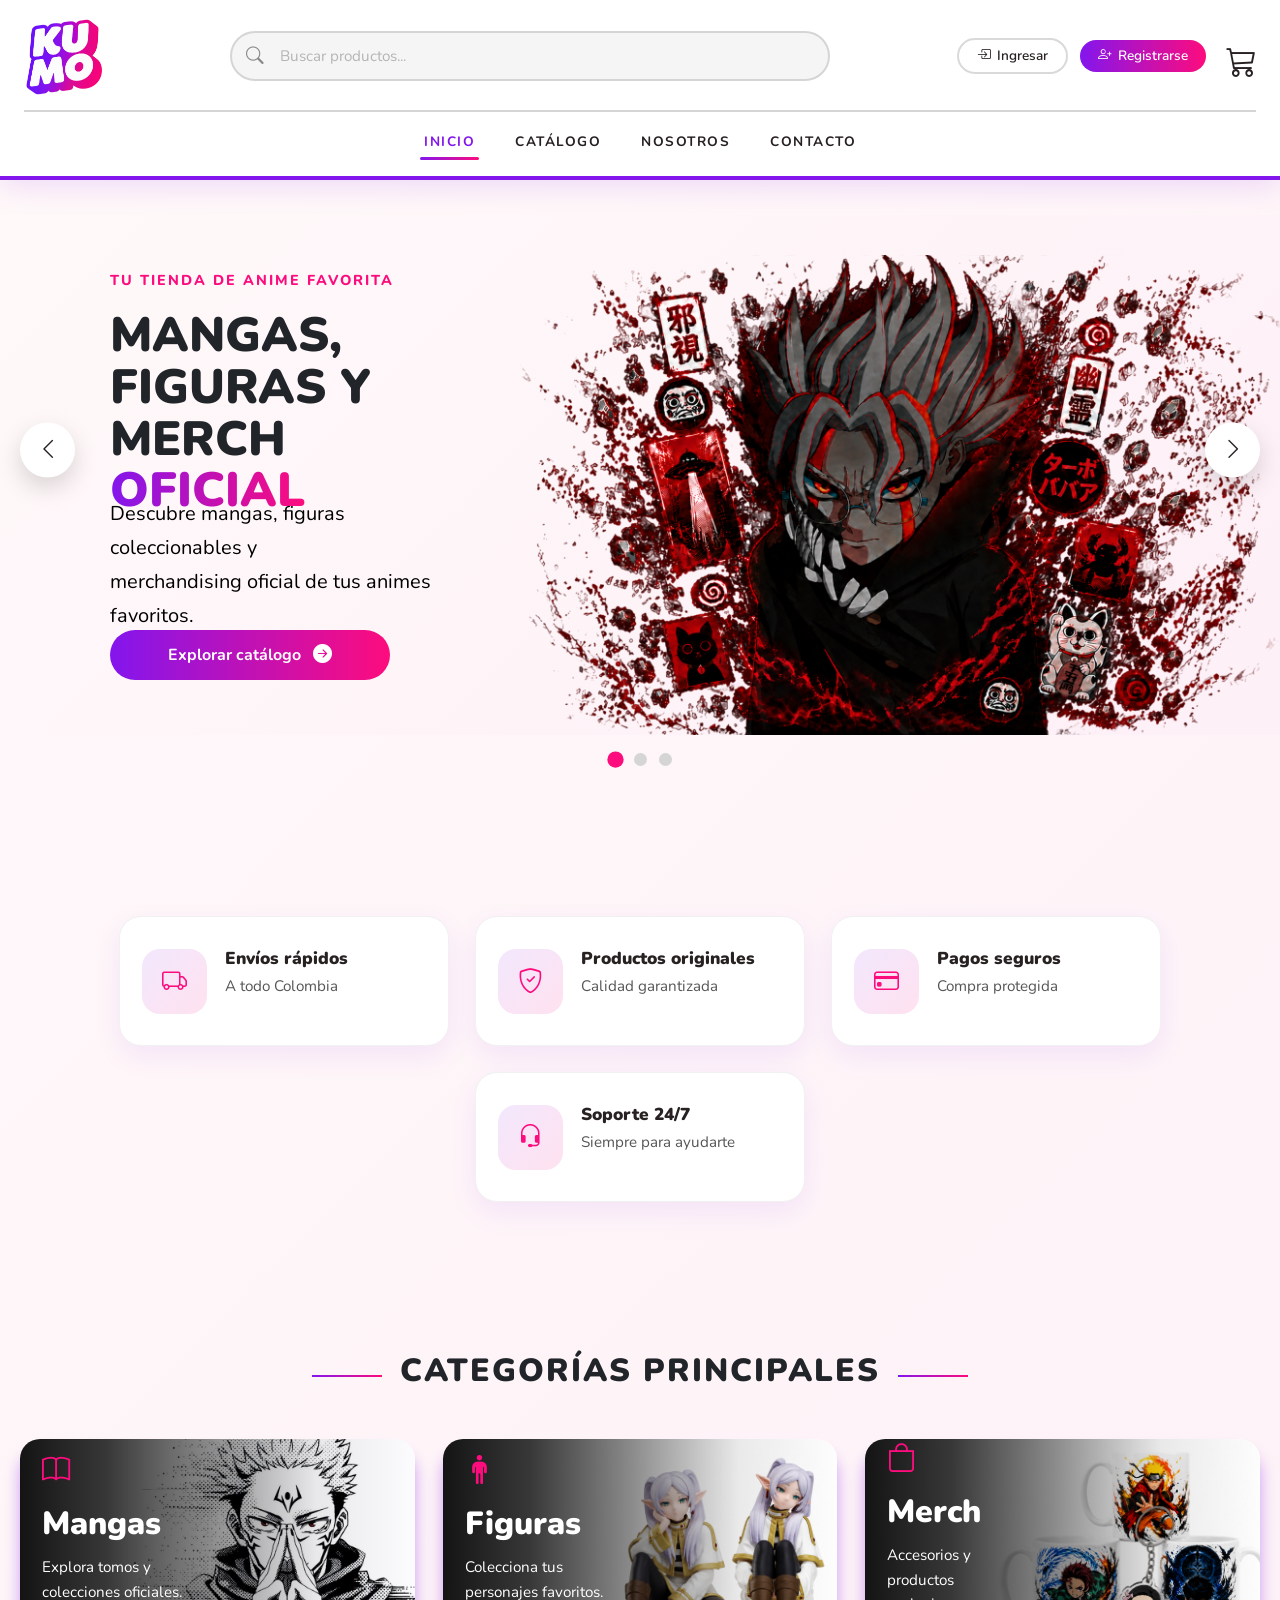
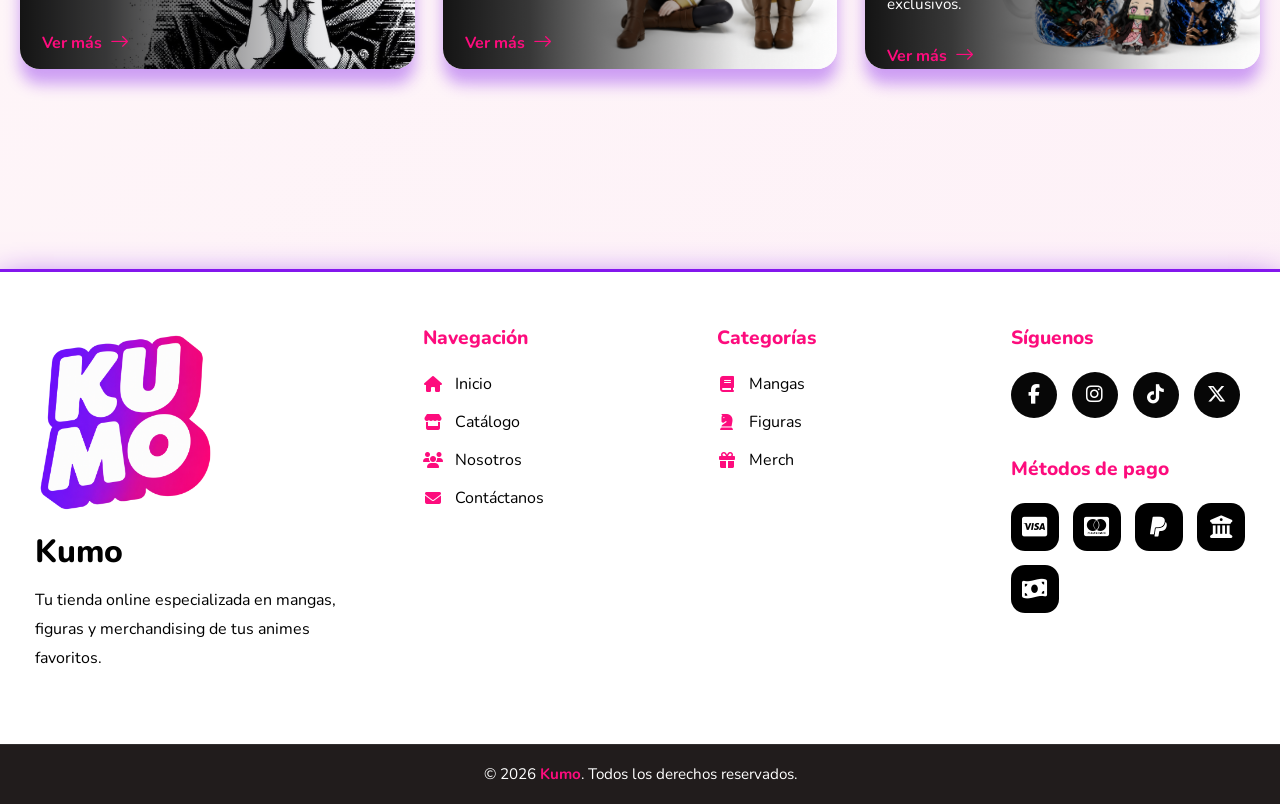
<file: inicio/index.html>
<!DOCTYPE html>
<html lang="es">

<head>
  <meta charset="UTF-8" />
  <meta name="viewport" content="width=device-width, initial-scale=1.0" />
  <title>Kumo</title>
  <link rel="stylesheet" href="../estilos-css/index.css">
  <link rel="stylesheet" href="../estilos-css/carrito.css">
  <link href="https://fonts.googleapis.com/css2?family=Nunito:wght@400;700;800&display=swap" rel="stylesheet">
  <link rel="stylesheet" href="https://cdnjs.cloudflare.com/ajax/libs/font-awesome/6.5.0/css/all.min.css">
  <link rel="icon" href="../assets/img/logo.png">
</head>

<body>

  <script src="../js/navbar.js"></script>
  <section class="bannerKumo">

    <!-- Carrusel -->
    <div class="contenedorCarruselKumo">
      <div class="carruselKumo">
        <!-- Slide 1 -->
        <article class="slideBannerKumo activo">
          <div class="contenidoSlideKumo">
            <div class="contenidoBannerKumo">
              <span class="textoSuperiorBanner">
                TU TIENDA DE ANIME FAVORITA
              </span>
              <h1 class="tituloBannerKumo">
                MANGAS, FIGURAS Y MERCH
                <span>OFICIAL</span>
              </h1>
              <p class="descripcionBannerKumo">
                Descubre mangas, figuras coleccionables y
                <br>
                merchandising oficial de tus animes favoritos.
              </p>
              <a href="../catalogo/catalogo.html" class="botonExplorarBanner">
                Explorar catálogo
                <i class="bi bi-arrow-right-circle-fill"></i>
              </a>
            </div>
            <div class="imagenBannerKumo">
              <img src="../assets/img/carrusel1.png" alt="Banner Anime">
            </div>
          </div>
        </article>

        <!-- Slide 2 -->
        <article class="slideBannerKumo">
          <div class="contenidoSlideKumo">
            <div class="contenidoBannerKumo">
              <span class="textoSuperiorBanner">
                NUEVAS COLECCIONES
              </span>
              <h1 class="tituloBannerKumo">
                LAS MEJORES <br>
                FIGURAS
                <span>PREMIUM</span>
              </h1>
              <p class="descripcionBannerKumo">
                Ediciones limitadas y productos originales
                para verdaderos coleccionistas.
              </p>

              <a href="../catalogo/catalogo.html" class="botonExplorarBanner">
                Ver colección
                <i class="bi bi-arrow-right-circle-fill"></i>
              </a>
            </div>
            <div class="imagenBannerKumo">
              <img src="../assets/img/carrusel2.png" alt="Banner Anime">
            </div>
          </div>
        </article>

        <!-- Slide 3 -->
        <article class="slideBannerKumo">
          <div class="contenidoSlideKumo">
            <div class="contenidoBannerKumo">
              <span class="textoSuperiorBanner">
                MERCH EXCLUSIVO
              </span>
              <h1 class="tituloBannerKumo">
                TODO PARA <br>
                AGREGAR A
                <span>TU COLECCIÓN</span>
              </h1>
              <p class="descripcionBannerKumo">
                Llaveros, peluches, vasos, termos y
                <br>
                accesorios únicos, todo podrás encontrarlo aquí.
              </p>
              <a href="../catalogo/catalogo.html" class="botonExplorarBanner">
                Comprar ahora
                <i class="bi bi-arrow-right-circle-fill"></i>
              </a>
            </div>
            <div class="imagenBannerKumo">
              <img src="../assets/img/carrusel3.png" alt="Banner Anime">
            </div>
          </div>
        </article>
      </div>

      <!-- Flechas -->
      <button class="botonAnteriorBanner">
        <i class="bi bi-chevron-left"></i>
      </button>
      <button class="botonSiguienteBanner">
        <i class="bi bi-chevron-right"></i>
      </button>
    </div>

    <!-- Indicadores -->
    <div class="contenedorIndicadoresBanner">
      <div class="indicadoresBanner">
        <span class="indicadorBanner activo"></span>
        <span class="indicadorBanner"></span>
        <span class="indicadorBanner"></span>
      </div>
    </div>

    <!-- Beneficios -->
    <section class="barraBeneficiosBanner">
      <div class="beneficioBanner">
        <i class="bi bi-truck"></i>
        <div class="contenidoBeneficio">
          <h4>Envíos rápidos</h4>
          <p>A todo Colombia</p>
        </div>
      </div>
      <div class="beneficioBanner">
        <i class="bi bi-shield-check"></i>
        <div class="contenidoBeneficio">
          <h4>Productos originales</h4>
          <p>Calidad garantizada</p>
        </div>
      </div>
      <div class="beneficioBanner">
        <i class="bi bi-credit-card"></i>
        <div class="contenidoBeneficio">
          <h4>Pagos seguros</h4>
          <p>Compra protegida</p>
        </div>
      </div>
      <div class="beneficioBanner">
        <i class="bi bi-headset"></i>
        <div class="contenidoBeneficio">
          <h4>Soporte 24/7</h4>
          <p>Siempre para ayudarte</p>
        </div>
      </div>
    </section>
  </section>

  <!--Categorias-->
  <section class="seccionCategoriasKumo">
    <div class="tituloCategoriasKumo">
      <span></span>
      <h2>CATEGORÍAS PRINCIPALES</h2>
      <span></span>
    </div>

    <div class="contenedorCategoriasKumo">
      <!-- MANGAS -->
      <a href="../catalogo/catalogo.html#seccion-manga" class="tarjetaCategoriaKumo">
        <img src="../assets/img/categorias1.jpg" alt="Mangas">
        <div class="overlayCategoriaKumo"></div>
        <div class="contenidoCategoriaKumo">
          <i class="bi bi-book"></i>
          <h3>Mangas</h3>
          <p>
            Explora tomos y colecciones oficiales.
          </p>
          <span class="linkCategoriaKumo">
            Ver más
            <i class="bi bi-arrow-right"></i>
          </span>
        </div>
      </a>

      <!-- FIGURAS -->
      <a href="../catalogo/catalogo.html#seccion-figura" class="tarjetaCategoriaKumo">
        <img src="../assets/img/categorias2.png" alt="Figuras">
        <div class="overlayCategoriaKumo"></div>
        <div class="contenidoCategoriaKumo">
          <i class="bi bi-person-standing"></i>
          <h3>Figuras</h3>
          <p>
            Colecciona tus personajes favoritos.
          </p>
          <span class="linkCategoriaKumo">
            Ver más
            <i class="bi bi-arrow-right"></i>
          </span>
        </div>
      </a>

      <!-- MERCH -->
      <a href="../catalogo/catalogo.html#seccion-merch" class="tarjetaCategoriaKumo">
        <img src="../assets/img/categorias3.png" alt="Merch">
        <div class="overlayCategoriaKumo"></div>
        <div class="contenidoCategoriaKumo">
          <i class="bi bi-bag"></i>
          <h3>Merch</h3>
          <p>
            Accesorios y productos exclusivos.
          </p>
          <span class="linkCategoriaKumo">
            Ver más
            <i class="bi bi-arrow-right"></i>
          </span>
        </div>
      </a>
    </div>
  </section>

  <!-- FOOTER  -->
  <script src="../js/carrito.js"></script>
  <script src="../js/index.js"></script>
  <script src="../js/footer.js"></script>
  
</body>

</html>
</file>
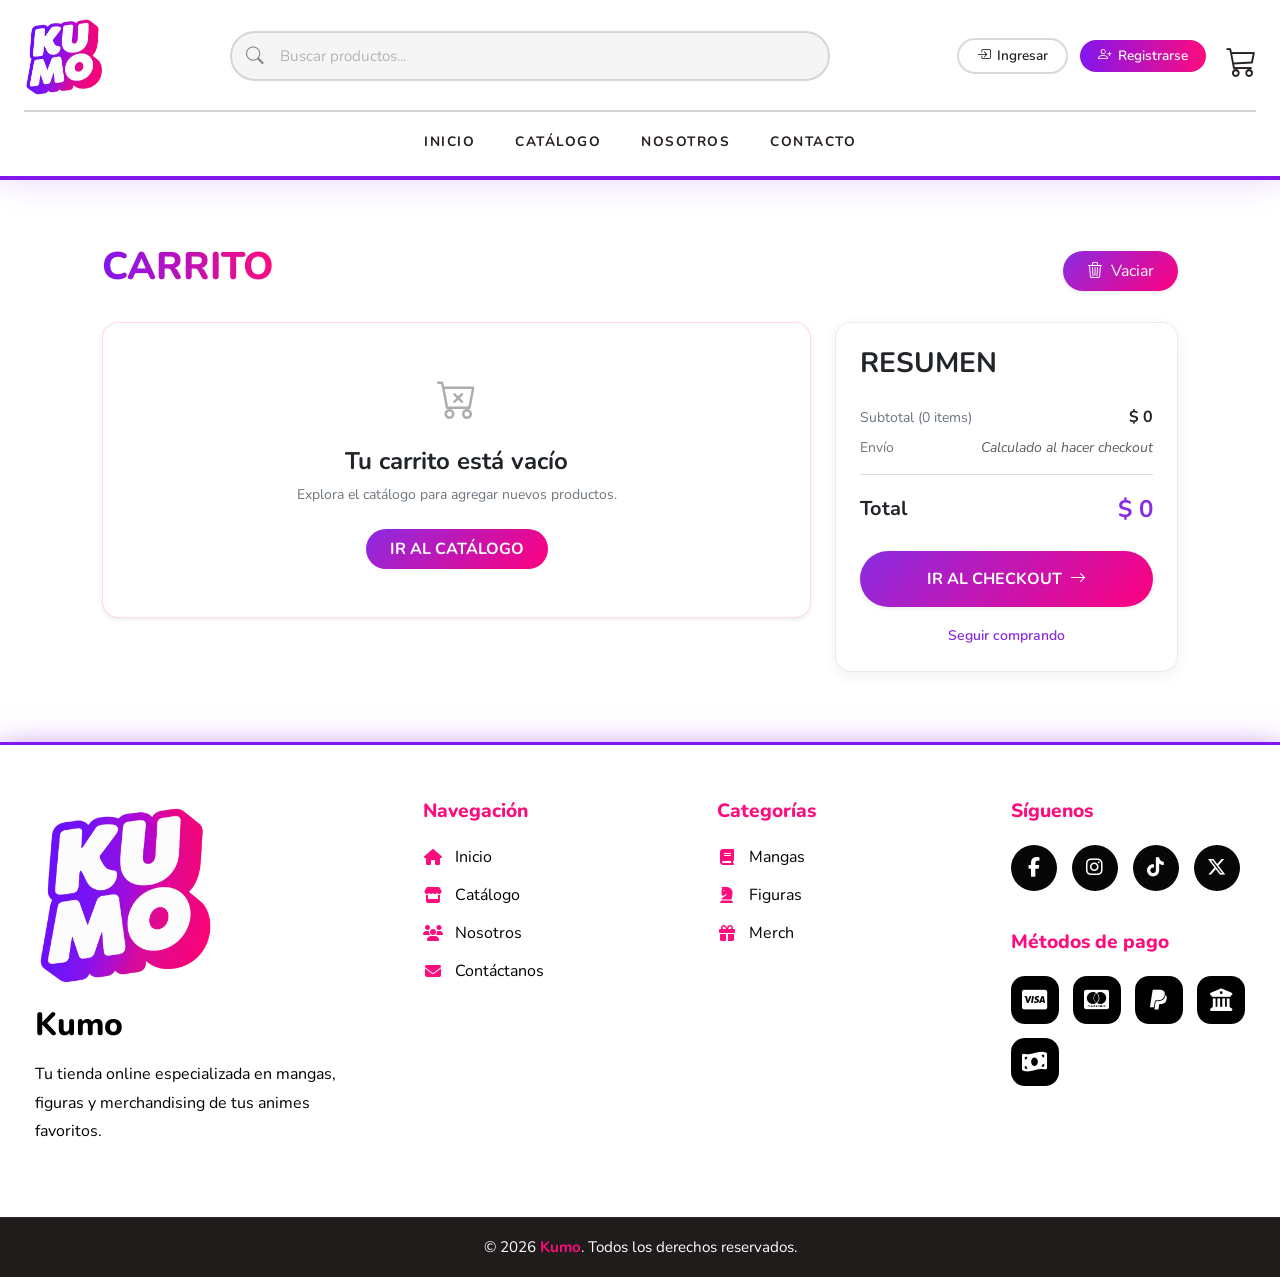
<file: carrito/carrito.html>
<!DOCTYPE html>
<html lang="es">

<head>
    <meta charset="UTF-8" />
    <meta name="viewport" content="width=device-width, initial-scale=1.0" />
    <title>Carrito | KUMO</title>

    <link rel="stylesheet" href="../estilos-css/carrito.css">
    <link href="https://fonts.googleapis.com/css2?family=Nunito:wght@400;700;800;900&display=swap" rel="stylesheet">
    <link href="https://cdn.jsdelivr.net/npm/bootstrap@5.3.7/dist/css/bootstrap.min.css" rel="stylesheet">
    <link rel="stylesheet" href="https://cdn.jsdelivr.net/npm/bootstrap-icons@1.11.3/font/bootstrap-icons.min.css">
    <link rel="stylesheet" href="https://cdnjs.cloudflare.com/ajax/libs/font-awesome/6.5.0/css/all.min.css">
    <link rel="icon" href="../assets/img/logo.png">
</head>

<body class="body-kumo">
    <script src="../js/navbar.js"></script>
    <div id="navbar-container"></div>

    <main class="container my-5 pt-3" style="max-width: 1100px;">

        <!-- ENCABEZADO CON BOTÓN VACIAR DEGRADADO -->
        <div class="d-flex justify-content-between align-items-center mb-4">
            <h1 class="titulo-carrito">CARRITO</h1>
            <button id="btnVaciarPagina" class="btn btn-gradient-kumo px-4 py-2 rounded-pill shadow-sm">
                <i class="bi bi-trash3 me-1"></i> Vaciar
            </button>
        </div>

        <div class="row g-4">
            <!-- COLUMNA IZQUIERDA: Tarjetas de Productos -->
            <div class="col-lg-8">
                <div id="tablaCarritoPrincipal" class="d-flex flex-column gap-3">
                    <!-- JS inyectará las tarjetas -->
                </div>
            </div>

            <!-- COLUMNA DERECHA: Resumen de Compra -->
            <div class="col-lg-4">
                <div class="tarjeta-kumo-clara p-4 bg-white">
                    <h3 class="titulo-resumen text-dark fw-bold mb-4">RESUMEN</h3>

                    <div class="d-flex justify-content-between align-items-center mb-2">
                        <span class="text-secondary small">Subtotal (<span id="totalItemsCount">0</span> items)</span>
                        <span id="resumenSubtotal" class="fw-bold text-dark">$0</span>
                    </div>

                    <div class="d-flex justify-content-between align-items-center mb-3">
                        <span class="text-secondary small">Envío</span>
                        <span class="text-muted small fst-italic">Calculado al hacer checkout</span>
                    </div>

                    <hr class="border-secondary opacity-25 my-3">

                    <div class="d-flex justify-content-between align-items-center mb-4">
                        <span class="fw-bold fs-5 text-dark">Total</span>
                        <span id="resumenTotal" class="fw-bold fs-4 text-purple">$0</span>
                    </div>

                    <button id="btnComprarPagina"
                        class="btn btn-gradient-kumo text-white w-100 py-3 fw-bold text-uppercase rounded-pill mb-3 shadow-sm">
                        Ir al checkout <i class="bi bi-arrow-right ms-1"></i>
                    </button>

                    <div class="text-center">
                        <a href="../catalogo/catalogo.html" class="link-seguir-comprando small">
                            Seguir comprando
                        </a>
                    </div>
                </div>
            </div>
        </div>
    </main>

    <div id="footer-container"></div>

    <!-- OFFCANVAS LATERAL -->
    <div class="offcanvas offcanvas-end" tabindex="-1" id="carritoKumo" aria-labelledby="carritoKumoLabel">

        <!-- ENCABEZADO CON VACIAR -->
        <div
            class="offcanvas-header border-bottom border-secondary border-opacity-25 d-flex justify-content-between align-items-center">
            <h6 class="offcanvas-title fw-bold text-uppercase small text-fucsia-neon m-0" id="carritoKumoLabel">
                CARRITO (<span id="cantidadArticulos">0</span>)
            </h6>
            <div class="d-flex align-items-center gap-2">
                <button id="btnVaciarCarrito"
                    class="btn btn-link text-white-50 text-decoration-none p-0 small fw-bold text-uppercase btn-vaciar-offcanvas">
                    <i class="bi bi-trash3 me-1"></i> Vaciar
                </button>
                <button type="button" class="btn-close ms-2" data-bs-dismiss="offcanvas"
                    aria-label="Close"></button>
            </div>
        </div>

        <!-- CUERPO DE PRODUCTOS -->
        <div class="offcanvas-body">
            <div id="contenedorArticulos" class="d-flex flex-column gap-2"></div>
        </div>

        <!-- PIE DE PÁGINA FIJO CON BOTONES FUCSIA LED -->
        <div class="offcanvas-footer">
            <div class="d-flex justify-content-between align-items-center mb-2">
                <span class="small fw-bold text-secondary text-uppercase">Subtotal</span>
                <span id="subtotalCarrito" class="fw-bold fs-5 text-fucsia-neon">$0</span>
            </div>

            <div class="d-flex flex-column gap-2 text-center">
                <button id="btnComprar" class="btn btn-fucsia-led w-100 rounded-pill">
                    COMPRAR
                </button>

                <a href="../carrito/carrito.html" class="btn btn-outline-fucsia-led w-100 rounded-pill">
                    VER CARRITO COMPLETO
                </a>

                <button type="button"
                    class="btn btn-link text-decoration-none text-uppercase fw-bold p-0 mt-1 btn-seguir-viendo"
                    data-bs-dismiss="offcanvas">
                    SEGUIR VIENDO
                </button>
            </div>
        </div>
    </div>

    <script src="https://cdn.jsdelivr.net/npm/bootstrap@5.3.7/dist/js/bootstrap.bundle.min.js"></script>
    <script src="../js/footer.js"></script>
    <script src="../js/carrito.js"></script>
</body>

</html>
</file>
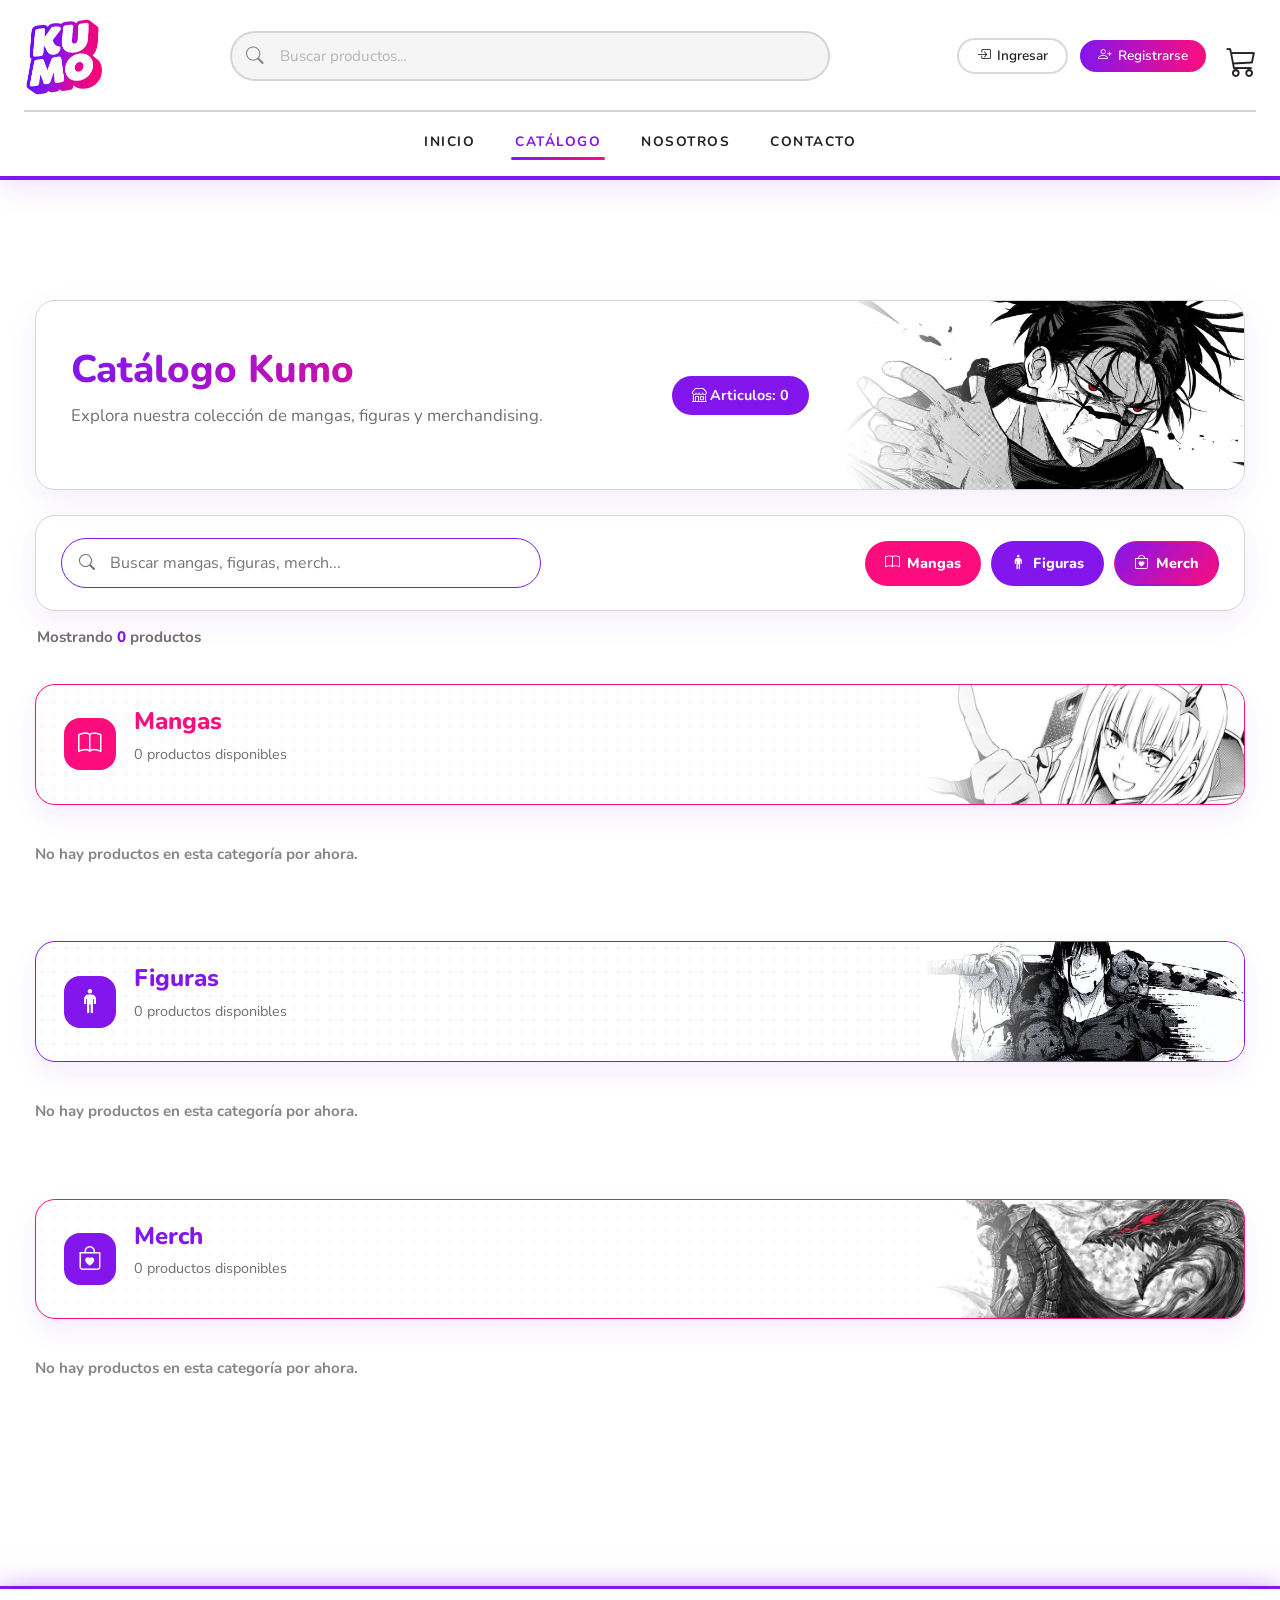
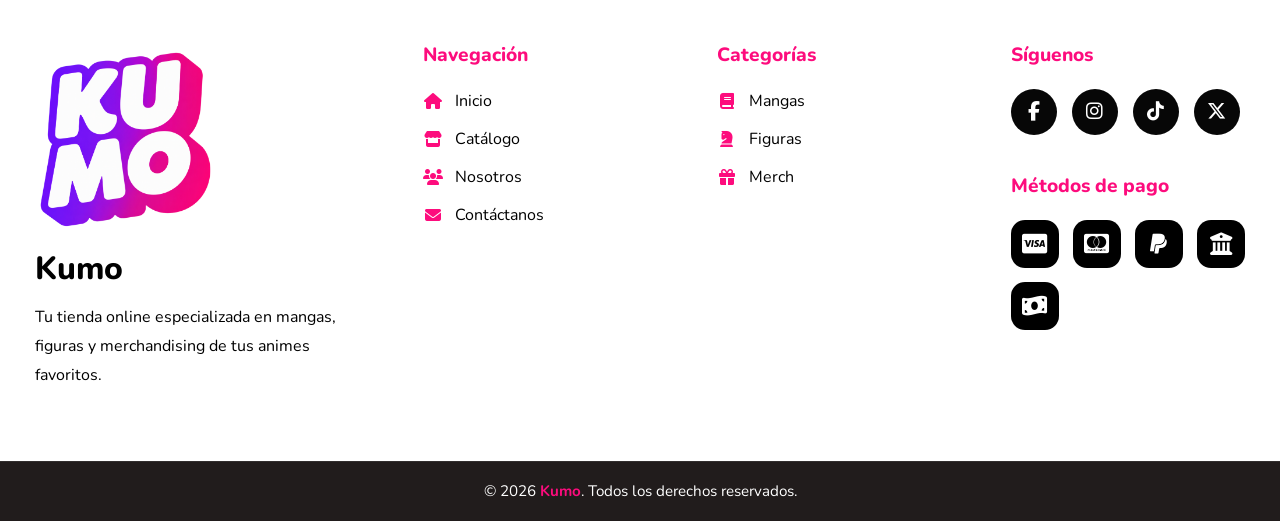
<file: catalogo/catalogo.html>
<!DOCTYPE html>
<html lang="es">

<head>
    <meta charset="UTF-8" />
    <meta name="viewport" content="width=device-width, initial-scale=1.0" />
    <title>Catálogo | Kumo</title>

    <link rel="stylesheet" href="../estilos-css/catalogo.css">
    <link rel="stylesheet" href="../estilos-css/carrito.css">
    <link href="https://fonts.googleapis.com/css2?family=Nunito:wght@400;700;800&display=swap" rel="stylesheet">
    <link href="https://cdn.jsdelivr.net/npm/bootstrap@5.3.7/dist/css/bootstrap.min.css" rel="stylesheet">
    <link rel="stylesheet" href="https://cdn.jsdelivr.net/npm/bootstrap-icons@1.11.3/font/bootstrap-icons.min.css">
    <link rel="stylesheet" href="https://cdnjs.cloudflare.com/ajax/libs/font-awesome/6.5.0/css/all.min.css">
    <link rel="icon" href="../assets/img/logo.png">
</head>

<body>
    <script src="../js/navbar.js"></script>

    <!-- Encabezado del catálogo -->
    <section class="contenedorCatalogo">
        <header class="encabezadoCatalogo">
            <div class="d-flex justify-content-between align-items-center flex-wrap gap-3">
                <div>
                    <h1>Catálogo Kumo</h1>
                    <p>Explora nuestra colección de mangas, figuras y merchandising.</p>
                </div>
                <div>
                    <span class="badge badgeCatalogo">
                        <i class="bi bi-shop"></i>
                        Articulos:
                        <span id="contadorCatalogoTotal">0</span>
                    </span>
                </div>
            </div>
            <!-- Imagen del encabezado: escribe aquí la ruta de tu imagen -->
            <div class="contenedorImagenEncabezado">
                <img src="../assets/img/catalogo_fondo.jpg" alt="" class="imagenFondoEncabezado">
            </div>
        </header>

        <!-- Barra de búsqueda -->
        <div class="barraHerramientasCatalogo">

            <div class="buscadorCatalogo">
                <i class="bi bi-search iconoBuscadorCatalogo" aria-hidden="true"></i>
                <input type="text" id="buscadorCatalogo" placeholder="Buscar mangas, figuras, merch...">
                <button type="button" id="btnLimpiarBusquedaCatalogo" class="kumoBotonLimpiarBusquedaCatalogo" title="Limpiar búsqueda">
                    <i class="fa-solid fa-broom"></i>
                </button>
            </div>

            <!-- Navegación rápida por categoría -->
            <nav class="navCategoriasCatalogo">
                <a href="#seccion-manga" class="enlaceCategoriaCatalogo categoria-manga">
                    <i class="bi bi-book"></i>
                    Mangas
                </a>
                <a href="#seccion-figura" class="enlaceCategoriaCatalogo categoria-figura">
                    <i class="bi bi-person-standing"></i>
                    Figuras
                </a>
                <a href="#seccion-merch" class="enlaceCategoriaCatalogo categoria-merch">
                    <i class="bi bi-bag-heart"></i>
                    Merch
                </a>
            </nav>
        </div>

        <!-- Cantidad visible -->
        <div class="contadorResultadosCatalogo">
            Mostrando
            <span id="contadorCatalogoVisibles">0</span>
            productos
        </div>

        <!-- secciones de categorias -->
        <div id="contenedorCatalogoProductos">

            <!-- mangas-->
            <section class="seccionCategoriaCatalogo categoria-manga" id="seccion-manga">
                <div class="cabeceraSeccionCatalogo">
                    <div class="infoSeccionCatalogo">
                        <div class="iconoSeccionCatalogo">
                            <i class="bi bi-book"></i>
                        </div>
                        <div class="textoSeccionCatalogo">
                            <h2>Mangas</h2>
                            <p id="contadorSeccionManga">0 productos disponibles</p>
                        </div>
                    </div>

                    <!-- imagen categoria mangas -->
                    <div class="contenedorImagenSeccion">
                        <img src="../assets/img/catalogo-mangas.jpg" alt="" class="imagenFondoSeccion">
                    </div>
                </div>
                <div class="row g-4" id="productosCategoriaManga"></div>
            </section>

            <!-- figuras-->
            <section class="seccionCategoriaCatalogo categoria-figura" id="seccion-figura">
                <div class="cabeceraSeccionCatalogo">
                    <div class="infoSeccionCatalogo">
                        <div class="iconoSeccionCatalogo">
                            <i class="bi bi-person-standing"></i>
                        </div>
                        <div class="textoSeccionCatalogo">
                            <h2>Figuras</h2>
                            <p id="contadorSeccionFigura">0 productos disponibles</p>
                        </div>
                    </div>

                    <!-- imagen categoria figuras -->
                    <div class="contenedorImagenSeccion">
                        <img src="../assets/img/catalogo-figuras.jpg" alt="" class="imagenFondoSeccion">
                    </div>
                </div>
                <div class="row g-4" id="productosCategoriaFigura"></div>
            </section>

            <!-- merch-->
            <section class="seccionCategoriaCatalogo categoria-merch" id="seccion-merch">
                <div class="cabeceraSeccionCatalogo">
                    <div class="infoSeccionCatalogo">
                        <div class="iconoSeccionCatalogo">
                            <i class="bi bi-bag-heart"></i>
                        </div>
                        <div class="textoSeccionCatalogo">
                            <h2>Merch</h2>
                            <p id="contadorSeccionMerch">0 productos disponibles</p>
                        </div>
                    </div>

                    <!-- imagen categoria merch -->
                    <div class="contenedorImagenSeccion">
                        <img src="../assets/img/catalogo-merch.jpg" alt="" class="imagenFondoSeccion">
                    </div>
                </div>
                <div class="row g-4" id="productosCategoriaMerch"></div>
            </section>
        </div>
    </section>
    <script src="../js/catalogo.js"></script>
    <script src="../js/footer.js"></script>
    <script src="../js/carrito.js"></script>
</body>
</html>
</file>
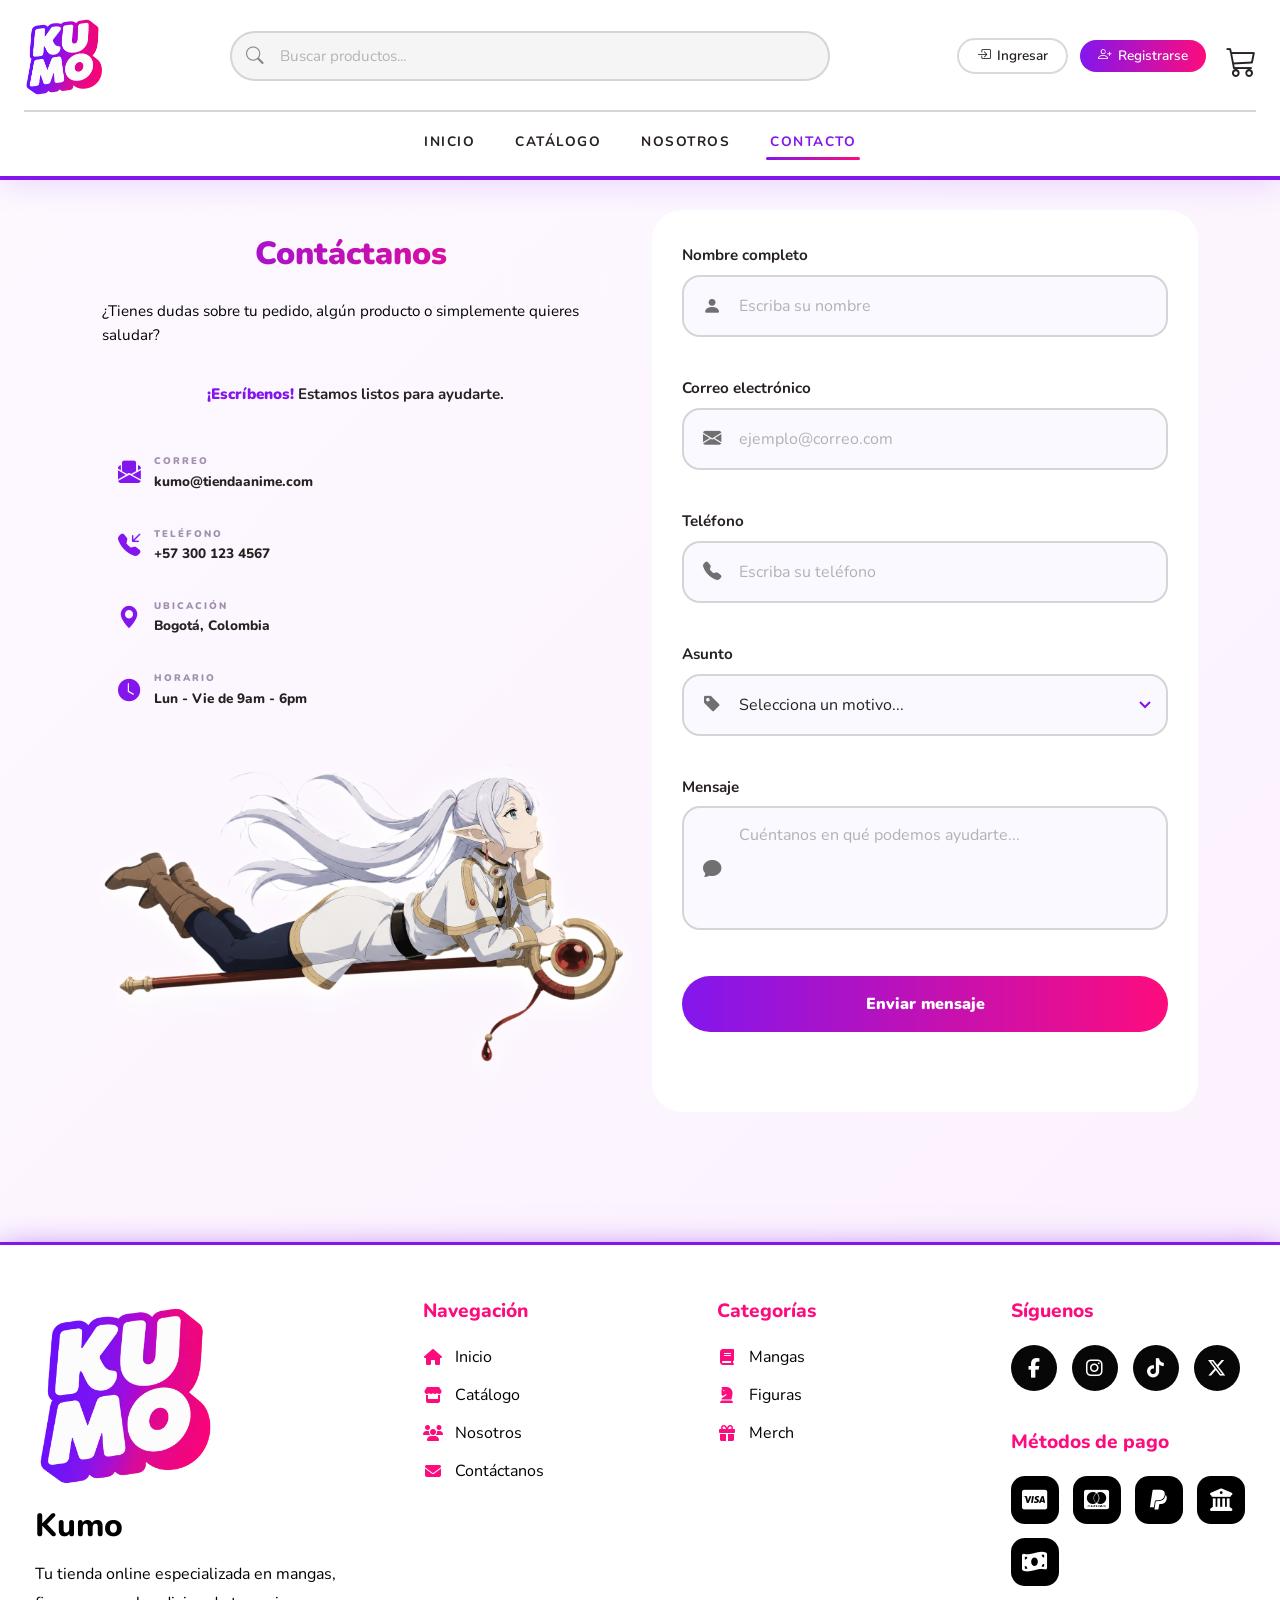
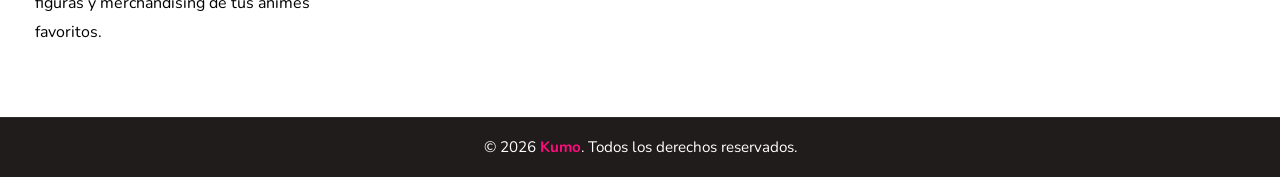
<file: contactenos/contactenos.html>
<!DOCTYPE html>
<html lang="es">

<head>
    <meta charset="UTF-8">
    <meta name="viewport" content="width=device-width, initial-scale=1.0">
    <title>Contáctanos | Kumo</title>
    <link href="https://cdn.jsdelivr.net/npm/bootstrap@5.3.0/dist/css/bootstrap.min.css" rel="stylesheet">
    <link rel="stylesheet" href="https://cdn.jsdelivr.net/npm/bootstrap-icons@1.11.3/font/bootstrap-icons.min.css">
    <link href="https://fonts.googleapis.com/css2?family=Nunito:wght@400;700;800;900&display=swap" rel="stylesheet">
    <link rel="icon" href="../assets/img/logo.png">
    <link rel="stylesheet" href="https://cdnjs.cloudflare.com/ajax/libs/font-awesome/6.5.0/css/all.min.css">
    <link rel="stylesheet" href="../estilos-css/contactenos.css">
    <link rel="stylesheet" href="../estilos-css/carrito.css">

</head>

<body>
    <script src="../js/navbar.js"></script>
    <main class="contacto">

        <div class="container">
            <div class="row g-4">

                <!-- COLUMNA IZQUIERDA: HEADER + INFO (col-lg-6) -->
                <aside class="col-xl-6 col-lg-5 contacto-info" aria-label="Información de contacto">

                    <!-- === BANNER / HEADER === -->
                    <div class="info-header">
                        <div class="info-title">
                            <h1 class="title-icon">Contáctanos</h1>
                        </div>
                        <p class="info-subtitle">
                            ¿Tienes dudas sobre tu pedido, algún producto o simplemente quieres saludar?
                        </p>
                        <div class="speed-lines">
                            <span></span><span></span><span></span><span></span>
                        </div>
                    </div>

                    <!-- === BOCADILLO MANGA === -->
                    <div class="manga-speech-bubble">
                        <p><strong>¡Escríbenos!</strong> Estamos listos para ayudarte.</p>
                    </div>

                    <!-- === DATOS DE CONTACTO === -->
                    <div class="info-items">
                        <div class="info-item">
                            <span class="info-icon"><i class="bi bi-envelope-paper-fill"></i></span>
                            <div>
                                <span class="info-label">Correo</span>
                                <strong>kumo@tiendaanime.com</strong>
                            </div>
                        </div>
                        <div class="info-item">
                            <span class="info-icon"><i class="bi bi-telephone-inbound-fill"></i></span>
                            <div>
                                <span class="info-label">Teléfono</span>
                                <strong>+57 300 123 4567</strong>
                            </div>
                        </div>
                        <div class="info-item">
                            <span class="info-icon"><i class="bi bi-geo-alt-fill"></i></span>
                            <div>
                                <span class="info-label">Ubicación</span>
                                <strong>Bogotá, Colombia</strong>
                            </div>
                        </div>
                        <div class="info-item">
                            <span class="info-icon"><i class="bi bi-clock-fill"></i></span>
                            <div>
                                <span class="info-label">Horario</span>
                                <strong>Lun - Vie de 9am - 6pm</strong>
                            </div>
                        </div>
                    </div>
                    <!-- PERSONAJE -->
                    <div class="contacto-personaje">
                        <img src="../assets/img/contactenos_perso.png" alt="Frieren" class="personaje-flotante">
                    </div>
                </aside>

                <!-- COLUMNA DERECHA: FORMULARIO (col-lg-7)     -->
                <section class="col-xl-6 col-lg-5 contacto-form" aria-label="Formulario de contacto">

                    <div class="formulario-card">
                        <form id="formularioContacto" novalidate>

                            <div class="campo-group">
                                <label for="nombre">Nombre completo</label>
                                <div class="grupoInput">
                                    <span class="iconoInput">
                                        <i class="bi bi-person-fill"></i>
                                    </span>
                                    <input type="text" id="nombre" name="nombre" placeholder="Escriba su nombre"
                                        autocomplete="name" required>
                                </div>
                                <small id="errorNombre"></small>
                            </div>

                            <!-- CORREO -->
                            <div class="campo-group">
                                <label for="correo">Correo electrónico</label>
                                <div class="grupoInput">
                                    <span class="iconoInput">
                                        <i class="bi bi-envelope-fill"></i>
                                    </span>
                                    <input type="email" id="correo" name="correo" placeholder="ejemplo@correo.com"
                                        autocomplete="email" required>
                                </div>
                                <small id="errorCorreo"></small>
                            </div>

                            <!-- TELÉFONO -->
                            <div class="campo-group">
                                <label for="telefono">Teléfono</label>
                                <div class="grupoInput">
                                    <span class="iconoInput">
                                        <i class="bi bi-telephone-fill"></i>
                                    </span>
                                    <input type="tel" id="telefono" name="telefono" placeholder="Escriba su teléfono"
                                        autocomplete="tel" required>
                                </div>
                                <small id="errorTelefono"></small>
                            </div>

                            <!-- ASUNTO -->
                            <div class="campo-group">
                                <label for="asunto">Asunto</label>
                                <div class="grupoInput">
                                    <span class="iconoInput">
                                        <i class="bi bi-tag-fill"></i>
                                    </span>
                                    <select id="asunto" name="asunto" required>
                                        <option value="">&emsp;Selecciona un motivo...</option>
                                        <option value="consulta">&emsp;Consulta sobre un producto</option>
                                        <option value="pedido">&emsp;Estado de mi pedido</option>
                                        <option value="devolucion">&emsp;Cambio o devolución</option>
                                        <option value="sugerencia">&emsp;Sugerencia de producto</option>
                                        <option value="colaboracion">&emsp;Colaboraciones</option>
                                        <option value="otro">&emsp;Otro</option>
                                    </select>
                                </div>
                                <small id="errorAsunto"></small>
                            </div>

                            <!-- MENSAJE -->
                            <div class="campo-group">
                                <label for="mensaje">Mensaje</label>
                                <div class="grupoInput">
                                    <span class="iconoInput">
                                        <i class="bi bi-chat-fill"></i>
                                    </span>
                                    <textarea id="mensaje" name="mensaje"
                                        placeholder="Cuéntanos en qué podemos ayudarte..." required></textarea>
                                </div>
                                <small id="errorMensaje"></small>
                            </div>
                            <!-- BOTÓN -->
                            <button type="submit" id="btnEnviar" class="manga-btn">
                                <span class="btn-text"> Enviar mensaje</span>
                                <span class="btn-effect"></span>
                            </button>

                            <!-- MENSAJE GENERAL -->
                            <p id="mensajeFormulario"></p>
                        </form>
                    </div>
                </section>
            </div>
        </div>
    </main>
    <script src="../js/footer.js"></script>
    <script src="../js/carrito.js"></script>
    <script src="../js/contactenos.js"></script>
</body>

</html>
</file>
<file: estilos-css/index.css>
* {
  margin: 0;
  padding: 0;
  box-sizing: border-box;
  font-family: 'Nunito', sans-serif;
}

body {
  background: linear-gradient(135deg, #fff9f9, #fdf0f7) !important;
  color: #1F1F1F;
}

.contenidoSlideKumo {
  width: 100%;
  max-width: 1400px;
  display: flex;
  justify-content: space-between;
  margin: auto;
  height: 100%;
  background: linear-gradient(135deg, #fff9f9, #fdf0f7);
}

/*Baner principal*/
.bannerKumo {
  width: 100%;
  padding-top: 35px;
}

/* Espacio entre carrusel y beneficios */
.barraBeneficiosBanner {
  margin-top: 45px;
}

/*Carrusel*/
.contenedorCarruselKumo {
  width: 100%;
  border-radius: 0;
  box-shadow: none;
  overflow: hidden;
}

.carruselKumo {
  position: relative;
  height: 520px;
  overflow: hidden;
}

.slideBannerKumo {
  width: 100%;
  position: absolute;
  inset: 0;
  display: flex;
  justify-content: center;
  align-items: stretch;
  height: 520px;
  overflow: hidden;
  background: linear-gradient(135deg, #fff9f9, #fdf0f7);
  opacity: 0;
  visibility: hidden;
  transform: translateX(40px);
  transition:
    opacity .7s ease,
    transform .7s ease,
    visibility .7s;
}

.slideBannerKumo.activo {
  opacity: 1;
  visibility: visible;
  transform: translateX(0);
  z-index: 2;
}

/*Contenido*/
.contenidoBannerKumo {
  width: 40%;
  padding: 55px 40px 55px 110px;
  display: flex;
  flex-direction: column;
  justify-content: center;
  align-items: flex-start;
  transform: translateX(-60px);
  opacity: 0;
  transition: all .8s ease;
}

.textoSuperiorBanner {
  display: inline-block;
  margin-bottom: 18px;
  color: #FD0C7D;
  font-size: .90rem;
  font-weight: 800;
  letter-spacing: 2px;
  text-transform: uppercase;
}

.tituloBannerKumo {
  font-size: 3rem;
  font-weight: 900;
  line-height: 1.08;
  min-height: 170px;
}

.tituloBannerKumo span {
  background: linear-gradient(90deg, #8316ED, #FD0C7D);
  background-clip: text;
  color: transparent;

}

.descripcionBannerKumo {
  color: #000000;
  font-size: 1.25rem;
  line-height: 1.7;
  max-width: 520px;
  min-height: 85px;
}

/*Boton*/
.botonExplorarBanner {
  display: flex;
  justify-content: center;
  align-items: center;
  gap: 12px;
  width: 280px;
  height: 58px;
  border-radius: 50px;
  text-decoration: none;
  background: linear-gradient(90deg, #8316ED, #FD0C7D);
  color: white;
  font-size: 1rem;
  font-weight: 700;
  transition: .35s;
  margin-top: auto;
}

.botonExplorarBanner:hover {
  transform: translateY(-4px);
  color: white;
  box-shadow: 0 15px 30px rgba(131, 22, 237, .35);
}

.botonExplorarBanner i {
  font-size: 1.2rem;
}

/*Imagen*/
.imagenBannerKumo {
  width: 60%;
  height: 100%;
  display: flex;
  justify-content: flex-end;
  align-items: flex-end;
  overflow: hidden;
  transform: translateX(60px);
  opacity: 0;
  transition: all .9s ease;
}

.imagenBannerKumo img {
  display: block;
  max-width: 100%;
  max-height: 104%;
  width: auto;
  height: auto;
  object-fit: contain;
  object-position: bottom right;
  transition: .4s;
}

.slideBannerKumo:hover .imagenBannerKumo img {
  transform: scale(1.03);
}

.slideBannerKumo.activo .contenidoBannerKumo {
  transform: translateX(0);
  opacity: 1;
}

.slideBannerKumo.activo .imagenBannerKumo {
  transform: translateX(0);
  opacity: 1;
}

/*Flechas*/
.botonAnteriorBanner,
.botonSiguienteBanner {
  position: absolute;
  top: 50%;
  transform: translateY(-50%);
  width: 55px;
  height: 55px;
  border: none;
  border-radius: 50%;
  cursor: pointer;
  background: white;
  color: #282121;
  font-size: 1.4rem;
  box-shadow: 0 10px 25px rgba(0, 0, 0, .15);
  transition: .30s;
  z-index: 50;
}

.botonAnteriorBanner:hover,
.botonSiguienteBanner:hover {
  background: #8316ED;
  color: white;
}

.botonAnteriorBanner {
  left: 20px;
}

.botonSiguienteBanner {
  right: 20px;
}

/*Indicadores*/
.contenedorIndicadoresBanner {
  width: 100%;
  display: flex;
  justify-content: center;
  align-items: center;
  margin: 18px 0 22px;
}

.indicadoresBanner {
  display: flex;
  align-items: center;
  gap: 12px;
}

.indicadorBanner {
  width: 13px;
  height: 13px;
  border-radius: 50%;
  background: #D5D5D5;
  cursor: pointer;
  transition: .3s;
}

.indicadorBanner.activo {
  background: #FD0C7D;
  transform: scale(1.25);
}

/*Responsive*/
@media (max-width: 992px) {
  .bannerKumo {
    margin-top: 25px;
  }

  .carruselKumo,
  .slideBannerKumo {
    height: 450px;
  }

  .contenidoSlideKumo {
    width: 100%;
    height: 100%;
    display: flex;
    align-items: center;
  }

  .contenidoBannerKumo {
    width: 45%;
    padding: 40px;
  }

  .imagenBannerKumo {
    width: 55%;
  }

  .tituloBannerKumo {
    font-size: 2.4rem;
    min-height: auto;
    margin-bottom: 18px;
  }

  .descripcionBannerKumo {
    font-size: 1rem;
    min-height: auto;
    margin-bottom: 28px;
  }

  .botonExplorarBanner {
    width: 240px;
    height: 54px;
  }

  .imagenBannerKumo img {
    max-height: 92%;
  }

  .botonAnteriorBanner,
  .botonSiguienteBanner {
    width: 48px;
    height: 48px;
    font-size: 1.2rem;
  }

}

@media (max-width:768px) {

  .bannerKumo {
    margin-top: 20px;
  }

  .carruselKumo {
    height: auto;
  }

  .slideBannerKumo {
    position: relative;
    height: auto;
  }

  .slideBannerKumo:not(.activo) {
    display: none;
  }

  .slideBannerKumo.activo {
    display: block;
  }

  .contenidoSlideKumo {
    display: flex;
    flex-direction: column-reverse;
    align-items: center;
    justify-content: center;
    text-align: center;
    padding: 35px 20px;
  }

  .contenidoBannerKumo {
    width: 100%;
    padding: 0;
    align-items: center;
  }

  .textoSuperiorBanner {
    font-size: .75rem;
    margin-bottom: 14px;
  }

  .tituloBannerKumo {
    font-size: 2rem;
    line-height: 1.15;
    margin-bottom: 18px;
  }

  .descripcionBannerKumo {
    max-width: 100%;
    font-size: 1rem;
    margin-bottom: 28px;
  }

  .botonExplorarBanner {
    width: 250px;
    height: 54px;
    margin-top: 0;
  }

  .imagenBannerKumo {
    width: 100%;
    height: 260px;
    justify-content: center;
    align-items: flex-end;
    margin-bottom: 20px;
  }

  .imagenBannerKumo img {
    max-width: 90%;
    max-height: 100%;
  }

  .botonAnteriorBanner,
  .botonSiguienteBanner {
    display: none;
  }

  .contenedorIndicadoresBanner {
    margin: 20px 0;
  }
}

/*Beneficios*/
.barraBeneficiosBanner {
  width: 100%;
  max-width: 1400px;
  margin: 150px auto 0;
  display: flex;
  justify-content: center;
  gap: 26px;
  flex-wrap: wrap;
}

.beneficioBanner {
  width: 330px;
  min-height: 130px;
  background: #FFF;
  border-radius: 22px;
  padding: 28px 22px;
  display: flex;
  align-items: center;
  gap: 18px;
  border: 1px solid #F1F1F1;
  box-shadow: 0 10px 28px rgba(131, 22, 237, .08);
  transition: .35s;
}

.beneficioBanner:hover {
  transform: translateY(-10px);
  border-color: #FD0C7D;
  box-shadow:
    0 18px 35px rgba(131, 22, 237, .18),
    0 10px 20px rgba(253, 12, 125, .12);
}

.beneficioBanner i {
  width: 65px;
  height: 65px;
  flex-shrink: 0;
  display: flex;
  justify-content: center;
  align-items: center;
  border-radius: 18px;
  font-size: 1.55rem;
  color: #FD0C7D;
  background: linear-gradient(135deg,
      rgba(131, 22, 237, .10),
      rgba(253, 12, 125, .12));
  transition: .35s;
}

.beneficioBanner:hover i {
  background: linear-gradient(135deg, #8316ED, #FD0C7D);
  color: white;
  transform: rotate(-8deg) scale(1.08);
}

.contenidoBeneficio {
  display: flex;
  flex-direction: column;
}

.contenidoBeneficio h4 {
  font-size: 1.08rem;
  font-weight: 900;
  color: #282121;
  margin-bottom: 6px;
}

.contenidoBeneficio p {
  font-size: .95rem;
  color: #555;
  line-height: 1.5;
}

/*Responsive*/
@media (max-width:1200px) {
  .barraBeneficiosBanner {
    gap: 20px;
  }

  .beneficioBanner {
    width: 270px;
  }
}

@media (max-width:992px) {
  .barraBeneficiosBanner {
    justify-content: center;
    gap: 20px;
  }

  .beneficioBanner {
    width: 320px;
  }
}

@media (max-width:768px) {
  .barraBeneficiosBanner {
    flex-direction: column;
    align-items: center;
    gap: 18px;
    margin-top: 55px;
  }

  .beneficioBanner {
    width: 100%;
    max-width: 420px;
  }
}

@media (max-width:480px) {
  .beneficioBanner {
    padding: 22px 18px;
  }

  .beneficioBanner i {
    width: 58px;
    height: 58px;
    font-size: 1.35rem;
  }

  .contenidoBeneficio h4 {
    font-size: 1rem;
  }

  .contenidoBeneficio p {
    font-size: .9rem;
  }
}

/*Categorias*/
.seccionCategoriasKumo {
  width: 100%;
  max-width: 1400px;
  margin: 150px auto;
  padding: 0 20px;
}

.tituloCategoriasKumo {
  display: flex;
  justify-content: center;
  align-items: center;
  gap: 18px;
  margin-bottom: 40px;
}

.tituloCategoriasKumo span {
  width: 70px;
  height: 2px;
  background: linear-gradient(90deg, #8316ED, #FD0C7D);
}

.tituloCategoriasKumo h2 {
  font-size: 2rem;
  font-weight: 900;
  letter-spacing: 2px;
}

/* Grid */
.contenedorCategoriasKumo {
  display: grid;
  grid-template-columns: repeat(3, 1fr);
  gap: 28px;
  margin-bottom: 200px;
}

/* tarjeta */
.tarjetaCategoriaKumo {
  position: relative;
  height: 230px;
  border-radius: 20px;
  overflow: hidden;
  text-decoration: none;
  display: block;
  transition: .35s;
  box-shadow: 0px 15px 15px 0px #8116ed63;
}

/* Imagen */
.tarjetaCategoriaKumo img {
  position: absolute;
  inset: 0;
  width: 100%;
  height: 100%;
  object-fit: cover;
  transition: .5s;
}

/* Filtro */
.overlayCategoriaKumo {
  position: absolute;
  inset: 0;
  background: linear-gradient(90deg,
      rgba(0, 0, 0, .92) 0%,
      rgba(0, 0, 0, .78) 22%,
      rgba(0, 0, 0, .45) 48%,
      rgba(0, 0, 0, .08) 75%,
      rgba(0, 0, 0, 0) 100%);
  z-index: 2;
}

/* contenido */
.contenidoCategoriaKumo {
  position: relative;
  z-index: 3;
  height: 100%;
  width: 42%;
  display: flex;
  flex-direction: column;
  justify-content: center;
  align-items: flex-start;
  padding-left: 22px;
  color: white;
}

.contenidoCategoriaKumo i {
  font-size: 1.8rem;
  color: #FD0C7D;
  margin-bottom: 12px;
}

.contenidoCategoriaKumo h3 {
  font-size: 2rem;
  font-weight: 900;
  margin-bottom: 12px;
}

.contenidoCategoriaKumo p {
  font-size: .95rem;
  line-height: 1.6;
  margin-bottom: 25px;
}

.linkCategoriaKumo {
  display: flex;
  align-items: center;
  gap: 8px;
  color: #FD0C7D;
  font-weight: 700;
}

.linkCategoriaKumo i {
  margin: 0;
  font-size: 1.2rem;
}

/* Hover */
.tarjetaCategoriaKumo:hover {
  transform: translateY(-8px);
  box-shadow: 0px 15px 15px 0px #e616ed63;
}

.tarjetaCategoriaKumo:hover img {
  transform: scale(1.08);
}

/*Responsive*/
@media(max-width:1100px) {

  .contenedorCategoriasKumo {
    grid-template-columns: 1fr;
  }

  .tarjetaCategoriaKumo {
    height: 250px;
  }
}

@media(max-width:768px) {

  .contenidoCategoriaKumo {
    width: 60%;
  }

  .contenidoCategoriaKumo h3 {
    font-size: 1.6rem;
  }
}
</file>
<file: estilos-css/carrito.css>
* {
    font-family: 'Nunito', sans-serif;
}

:root {
    --purple-kumo: #8a2be2;
    --fucsia-neon: #ff007f;
    --gradient-kumo: linear-gradient(135deg, #8a2be2 0%, #ff007f 100%);
    --bg-dark-offcanvas: #120e11;
}

/* --- ESTILOS GENERALES Y BOTÓN DEGRADADO --- */
.btn-gradient-kumo {
    background: var(--gradient-kumo) !important;
    color: #ffffff !important;
    border: none !important;
    font-weight: 700;
    transition: all 0.3s ease;
}

.btn-gradient-kumo:hover {
    opacity: 0.92;
    transform: translateY(-2px);
    box-shadow: 0 6px 18px rgba(255, 0, 127, 0.35);
}

.titulo-carrito{
    font-size: 2.4rem;
    font-weight: 800;
    background: linear-gradient(90deg, #8316ED, #FD0C7D);
    -webkit-background-clip: text;
    background-clip: text;
    -webkit-text-fill-color: transparent;
}

/* Tarjeta Blanca de Productos */
.tarjeta-kumo-clara {
    background-color: #ffffff !important;
    border: 1px solid rgba(0, 0, 0, 0.08) !important;
    border-radius: 16px;
    box-shadow: 0 4px 15px rgba(0, 0, 0, 0.06);
}

/* Control de Cantidad */
.control-cantidad-claro {
    background-color: #f8f9fa;
    border: 1px solid #e9ecef;
}

/* Tarjetas de producto */
#contenedorArticulos .card,
#tablaCarritoPrincipal .card {
    border: 1px solid rgba(255, 0, 127, 0.15) !important;
    box-shadow: 0 2px 10px rgba(131, 22, 237, 0.06);
}

/* Hover de los botones +/- de cantidad */
#contenedorArticulos .btn-restar:hover,
#contenedorArticulos .btn-sumar:hover,
#tablaCarritoPrincipal .btn-restar:hover,
#tablaCarritoPrincipal .btn-sumar:hover {
    background-color: rgba(131, 22, 237, 0.12) !important;
    color: var(--purple-kumo) !important;
    border-radius: 6px;
}

/* Hover del ícono de eliminar producto */
#contenedorArticulos .btn-eliminar:hover,
#tablaCarritoPrincipal .btn-eliminar:hover {
    color: #ff0000 !important;
    transform: scale(1.12);
}

/* Texto Morado para Totales y Controles */
.text-purple {
    color: var(--purple-kumo) !important;
}

/* Enlace Seguir Comprando */
.link-seguir-comprando {
    color: var(--purple-kumo) !important;
    text-decoration: none;
    font-weight: 600;
}

.link-seguir-comprando:hover {
    color: var(--fucsia-neon) !important;
    text-decoration: underline;
}

/* FORZAR ESTRUCTURA PERFECTA DEL OFFCANVAS */
#carritoKumo.offcanvas {
    background-color: white !important;
    color: #050505 !important;
    width: 380px !important;
    border-left: 2px solid var(--fucsia-neon) !important;

    /* Forzar distribución Flexbox estricta en pantalla */
    display: flex !important;
    flex-direction: column !important;
    height: 100vh !important;
    max-height: 100vh !important;
    top: 0 !important;
    bottom: 0 !important;
    overflow: hidden !important;
}

/* Encabezado fijo arriba */
#carritoKumo .offcanvas-header {
    flex-shrink: 0 !important;
    background-color: white !important;
    padding: 1rem 1.25rem !important;
}

/* Cuerpo con scroll automático interno */
#carritoKumo .offcanvas-body {
    flex: 1 1 auto !important;
    overflow-y: auto !important;
    padding: 1rem 1.25rem !important;
}

/* Pie de página pegado abajo SIEMPRE */
#carritoKumo .offcanvas-footer {
    flex-shrink: 0 !important;
    background-color: white;
    padding: 1rem 1.25rem 1.25rem 1.25rem !important;
    border-top: 1px solid rgba(253, 0, 177, 0.438) !important;
}

/* --- TEXTOS Y BOTONES FUCSIA LED COMPACTOS --- */
.text-fucsia-neon {
    color: var(--fucsia-neon) !important;
    text-shadow: 0 0 8px rgba(255, 0, 127, 0.5);
    letter-spacing: 0.8px;
}

.btn-fucsia-led {
    background-color: var(--fucsia-neon) !important;
    color: #ffffff !important;
    border: none !important;
    font-size: 0.8rem !important;
    font-weight: 800 !important;
    letter-spacing: 0.8px;
    padding: 10px 16px !important;
    box-shadow: 0 0 10px rgba(255, 0, 127, 0.4);
    transition: all 0.25s ease;
}

.btn-fucsia-led:hover {
    background-color: #e0006f !important;
    color: #ffffff !important;
    box-shadow: 0 0 16px rgba(255, 0, 127, 0.7);
}

.btn-outline-fucsia-led {
    background-color: transparent !important;
    color: #222222 !important;
    border: 1.5px solid var(--fucsia-neon) !important;
    font-size: 0.75rem !important;
    font-weight: 800 !important;
    letter-spacing: 0.8px;
    padding: 8px 16px !important;
    transition: background-color 0.25s ease, color 0.25s ease, box-shadow 0.25s ease;
}

.btn-outline-fucsia-led:hover {
    background-color: var(--fucsia-neon) !important;
    color: #ffffff !important;
    box-shadow: 0 0 14px rgba(255, 0, 127, 0.6);
}

/* Especificidad igualada en ambos estados para que no compitan entre sí */
#carritoKumo .btn-outline-fucsia-led {
    color: #222222 !important;
}

#carritoKumo .btn-outline-fucsia-led:hover {
    color: #ffffff !important;
}

.btn-vaciar-offcanvas {
    font-size: 0.75rem !important;
    color: #000000 !important;
}

.btn-vaciar-offcanvas:hover {
    color: #ff4d4d !important;
}

.btn-seguir-viendo {
    font-size: 0.7rem !important;
    color: #555555 !important;
    letter-spacing: 0.5px;
    transition: color 0.25s ease;
}

.btn-seguir-viendo:hover {
    color: #000000 !important;
    text-decoration: underline !important;
}

/* Especificidad igualada en ambos estados para que no compitan entre sí */
#carritoKumo .btn-seguir-viendo {
    color: #555555 !important;
}

#carritoKumo .btn-seguir-viendo:hover {
    color: #000000 !important;
}

#carritoKumo.offcanvas {
    z-index: 99999 !important;
}

.offcanvas-backdrop {
    z-index: 99990 !important;
}

/* modal confirmar compra */
.modal-kumo-overlay {
    position: fixed;
    inset: 0;
    background: rgba(10, 6, 12, 0.75);
    backdrop-filter: blur(4px);
    -webkit-backdrop-filter: blur(4px);
    display: flex;
    align-items: center;
    justify-content: center;
    z-index: 999999;
    opacity: 0;
    visibility: hidden;
    transition: opacity 0.25s ease, visibility 0.25s ease;
    padding: 1rem;
}

.modal-kumo-overlay.activo {
    opacity: 1;
    visibility: visible;
}

.modal-kumo-box {
    background: white;
    color: var(--bg-dark-offcanvas);
    width: 100%;
    max-width: 380px;
    border-radius: 20px;
    border: 1px solid rgba(255, 0, 127, 0.25);
    box-shadow: 0 0 40px rgba(255, 0, 127, 0.18), 0 20px 50px rgb(78, 0, 102);
    padding: 2rem 1.75rem 1.75rem;
    text-align: center;
    transform: scale(0.85) translateY(10px);
    transition: transform 0.3s cubic-bezier(0.34, 1.56, 0.64, 1);
}

.modal-kumo-overlay.activo .modal-kumo-box {
    transform: scale(1) translateY(0);
}

.modal-kumo-icono {
    width: 64px;
    height: 64px;
    margin: 0 auto 1rem;
    border-radius: 50%;
    display: flex;
    align-items: center;
    justify-content: center;
    font-size: 1.7rem;
    color: #ffffff;
    background: var(--gradient-kumo);
    box-shadow: 0 0 20px rgba(255, 0, 127, 0.45);
}

.modal-kumo-icono.icono-exito {
    background: linear-gradient(135deg, #00c896 0%, #00e0a8 100%);
    box-shadow: 0 0 20px rgba(0, 200, 150, 0.45);
}

.modal-kumo-icono.icono-vacio {
    background: linear-gradient(135deg, #6c6c6c 0%, #3d3d3d 100%);
    box-shadow: none;
}

.modal-kumo-titulo {
    font-weight: 800;
    font-size: 1.15rem;
    text-transform: uppercase;
    letter-spacing: 0.5px;
    margin-bottom: 0.6rem;
}

.modal-kumo-mensaje {
    color: rgba(0, 0, 0, 0.979);
    font-size: 0.9rem;
    line-height: 1.6;
    margin-bottom: 1.6rem;
}

.modal-kumo-total {
    color: var(--fucsia-neon);
    font-weight: 800;
    font-size: 1.35rem;
    text-shadow: 0 0 10px rgba(255, 0, 127, 0.4);
}

.modal-kumo-botones {
    display: flex;
    gap: 0.75rem;
}

.modal-kumo-botones button {
    flex: 1;
    padding: 0.7rem 1rem;
    border-radius: 50px;
    font-weight: 800;
    font-size: 0.78rem;
    text-transform: uppercase;
    letter-spacing: 0.5px;
    border: none;
    cursor: pointer;
    transition: all 0.25s ease;
}

.modal-kumo-btn-confirmar,
.modal-kumo-btn-ok {
    background: var(--gradient-kumo);
    color: #ffffff;
    box-shadow: 0 4px 15px rgba(255, 0, 127, 0.35);
}

.modal-kumo-btn-confirmar:hover,
.modal-kumo-btn-ok:hover {
    transform: translateY(-2px);
    box-shadow: 0 6px 20px rgba(255, 0, 127, 0.5);
}

.modal-kumo-btn-cancelar {
    background: transparent;
    color: rgba(0, 0, 0, 0.849);
    border: 1.5px solid rgba(0, 0, 0, 0.2) !important;
    background: rgb(255, 255, 255);
}

.modal-kumo-btn-cancelar:hover {
    border-color: rgba(0, 0, 0, 0.35) !important;
    color: #000000;
    transform: translateY(-2px);
    box-shadow: 0 6px 20px rgba(255, 0, 127, 0.5);
}

/*Gris en subtotal*/
#carritoKumo .offcanvas-footer .text-muted,
#carritoKumo .offcanvas-footer span.text-uppercase {
    color: #6c757d !important;
}

@media (max-width: 420px) {
    .modal-kumo-botones {
        flex-direction: column;
    }
}
</file>
<file: estilos-css/catalogo.css>
* {
    margin: 0;
    padding: 0;
    box-sizing: border-box;
    font-family: 'Nunito', sans-serif;
}

body {
    background: white;
    min-height: 100vh;
}

/*contenedor*/
.contenedorCatalogo {
    max-width: 1400px;
    margin: auto;
    padding: 120px 35px 60px;
}

/*Encabezado*/
.encabezadoCatalogo {
    position: relative;
    overflow: hidden;
    display: flex;
    align-items: stretch;
    min-height: 190px;
    background: #FFF;
    border-radius: 20px;
    margin-bottom: 25px;
    box-shadow: 0 10px 30px rgba(131, 22, 237, .08);
    border: 1px solid #D5D5D5;
}

.encabezadoCatalogo>.d-flex {
    flex: 1;
    padding: 35px;
}

.contenedorImagenEncabezado {
    position: relative;
    width: 230px;
    min-width: 400px;
    overflow: hidden;
}

/*desvanecido | imagenes */
.imagenFondoEncabezado {
    display: block;
    position: absolute;
    inset: 0;
    width: 100%;
    height: 100%;
    max-width: none;
    object-fit: cover;
    -webkit-mask-image: linear-gradient(to left, rgb(255, 0, 0) 60%, transparent 100%);
    mask-image: linear-gradient(to left, rgb(255, 0, 0) 60%, transparent 100%);
}

.encabezadoCatalogo h1 {
    font-size: 2.4rem;
    font-weight: 800;
    background: linear-gradient(90deg, #8316ED, #FD0C7D);
    -webkit-background-clip: text;
    background-clip: text;
    -webkit-text-fill-color: transparent;
}

.encabezadoCatalogo p {
    color: rgba(40, 33, 33, .65);
    font-size: 1.05rem;
    margin-top: 10px;
}

.badgeCatalogo {
    background: #8316ED;
    color: #ffffff;
    border-radius: 50px !important;
    padding: 12px 20px !important;
    font-weight: 700;
    display: inline-flex;
    align-items: center;
    gap: 8px;
    font-size: .90rem !important;
}

/*barra filtros y demas*/
.barraHerramientasCatalogo {
    background: #FFF;
    border-radius: 20px;
    padding: 22px 25px;
    display: flex;
    justify-content: space-between;
    align-items: center;
    gap: 20px;
    flex-wrap: wrap;
    margin-bottom: 15px;
    border: 1px solid #D5D5D5;
    box-shadow: 0 10px 30px rgba(131, 22, 237, .08);
}

/*buscador*/
.buscadorCatalogo {
    flex: 1;
    min-width: 260px;
    max-width: 480px;
    position: relative;
}

.iconoBuscadorCatalogo {
    position: absolute;
    left: 18px;
    top: 50%;
    transform: translateY(-50%);
    color: rgba(40, 33, 33, .65);
    font-size: 1rem;
    pointer-events: none;
}

.buscadorCatalogo input {
    width: 100%;
    height: 50px;
    padding-left: 48px;
    padding-right: 44px;
    border-radius: 30px;
    border: 1px solid #8316ED;
    background: #FFF;
    outline: none;
    transition: .3s;
}

.buscadorCatalogo input:focus {
    border-color: #FD0C7D;
    box-shadow: 0 0 0 4px rgba(253, 12, 125, .15);
}

/*botón de limpiar búsqueda (escoba) — clase específica del catálogo*/
.kumoBotonLimpiarBusquedaCatalogo {
    position: absolute;
    right: 8px;
    top: 50%;
    transform: translateY(-50%);
    width: 34px;
    height: 34px;
    min-width: 34px;
    border: none;
    border-radius: 50%;
    background: rgba(131, 22, 237, .1);
    color: #8316ED;
    display: none;
    align-items: center;
    justify-content: center;
    cursor: pointer;
    padding: 0;
    line-height: 1;
    transition: .25s;
}

.kumoBotonLimpiarBusquedaCatalogo.visible {
    display: flex;
}

.kumoBotonLimpiarBusquedaCatalogo:hover {
    background: linear-gradient(135deg, #8316ED, #FD0C7D);
    color: #FFF;
    transform: translateY(-50%) scale(1.1);
}

.kumoBotonLimpiarBusquedaCatalogo i {
    position: static;
    pointer-events: none;
    font-size: .9rem;
    line-height: 1;
}

/*navegacion de categorias*/
.navCategoriasCatalogo {
    display: flex;
    gap: 10px;
    flex-wrap: wrap;
}

.enlaceCategoriaCatalogo {
    display: flex;
    align-items: center;
    gap: 8px;
    text-decoration: none;
    font-weight: 800;
    font-size: .9rem;
    padding: 10px 18px;
    border-radius: 30px;
    border: 2px solid transparent;
    color: #FFF;
    transition: .3s;
}

.enlaceCategoriaCatalogo:hover {
    transform: translateY(-3px);
    filter: brightness(1.08);
}

.enlaceCategoriaCatalogo.categoria-manga {
    background: #FD0C7D;
}

.enlaceCategoriaCatalogo.categoria-figura {
    background: #8316ED;
}

.enlaceCategoriaCatalogo.categoria-merch {
    background: linear-gradient(135deg, #8316ED, #FD0C7D);
}

/*contador de productos*/
.contadorResultadosCatalogo {
    margin: 15px 2px 35px;
    color: rgba(40, 33, 33, .65);
    font-weight: 700;
    font-size: .95rem;
}

#contadorCatalogoVisibles {
    color: #8316ED;
    font-weight: 800;
}

/*seccion por categorias*/
.seccionCategoriaCatalogo {
    margin-bottom: 55px;
    scroll-margin-top: 110px;
}

.cabeceraSeccionCatalogo {
    position: relative;
    overflow: hidden;
    display: flex;
    align-items: stretch;
    min-height: 96px;
    border-radius: 20px;
    margin-bottom: 28px;
    background: #FFF;
    border: 1px solid #D5D5D5;
    box-shadow: 0 12px 28px rgba(131, 22, 237, .08);
}

.infoSeccionCatalogo {
    position: relative;
    overflow: hidden;
    display: flex;
    align-items: center;
    gap: 18px;
    padding: 22px 28px;
    flex: 1;
}

/* Textura fondo categorias */
.infoSeccionCatalogo::before {
    content: "";
    position: absolute;
    inset: 0;
    background-image: radial-gradient(currentColor 1.4px, transparent 1.4px);
    background-size: 12px 12px;
    opacity: .08;
    z-index: 0;
}

.infoSeccionCatalogo>* {
    position: relative;
    z-index: 1;
}

.seccionCategoriaCatalogo.categoria-manga .cabeceraSeccionCatalogo {
    color: #FD0C7D;
    border-color: #FD0C7D;
}

.seccionCategoriaCatalogo.categoria-figura .cabeceraSeccionCatalogo {
    color: #8316ED;
    border-color: #8316ED;
}

.seccionCategoriaCatalogo.categoria-merch .cabeceraSeccionCatalogo {
    color: #8316ED;
    border-color: #FD0C7D;
}

.iconoSeccionCatalogo {
    width: 52px;
    height: 52px;
    min-width: 52px;
    border-radius: 16px;
    background: currentColor;
    display: flex;
    align-items: center;
    justify-content: center;
    font-size: 1.5rem;
}

.iconoSeccionCatalogo i {
    color: #FFF;
}

.textoSeccionCatalogo h2 {
    font-size: 1.5rem;
    font-weight: 800;
    color: currentColor;
}

.textoSeccionCatalogo p {
    font-size: .9rem;
    color: #282121;
    opacity: .65;
}

/* Columna de imagen*/
.contenedorImagenSeccion {
    position: relative;
    width: 320px;
    min-width: 280px;
    overflow: hidden;
    display: flex;
    align-items: center;
    justify-content: center;
}

.imagenFondoSeccion {
    display: block;
    position: absolute;
    inset: 0;
    width: 100%;
    height: 100%;
    max-width: none;
    object-fit: cover;
    -webkit-mask-image: linear-gradient(to left, black 60%, transparent 100%);
    mask-image: linear-gradient(to left, black 60%, transparent 100%);
}

/*la propiedad del angulo para la animacion*/
@property --angulo {
    syntax: '<angle>';
    initial-value: 0deg;
    inherits: false;
}

.tarjetaProductoCatalogo {
    background: 1px white solid;
    border-radius: 20px;
    overflow: hidden;
    height: 100%;
    border: 3px solid transparent;
    box-shadow: 0 10px 25px rgba(74, 1, 146, 0.493);
    display: flex;
    flex-direction: column;
    transition: .35s;
    background: linear-gradient(#FFF, #FFF) padding-box,
        conic-gradient(from var(--angulo), #ea00ffd2, #fcfcfc, #ff0077c0) border-box;
    animation: rotarBorde 5s linear infinite;
}

.tarjetaProductoCatalogo:hover {
    transform: translateY(-8px);
    box-shadow: 0 20px 40px rgba(159, 1, 173, 0.301);
}

/* animacion para que gire el color */
@keyframes rotarBorde {
    to {
        --angulo: 360deg;
    }
}

/*imagen*/
.contenedorImagenCatalogo {
    position: relative;
    width: 100%;
    height: 330px;
    overflow: hidden;
    background: #E0E0E0;
}

.contenedorImagenCatalogo img {
    width: 100%;
    height: 100%;
    object-fit: cover;
    transition: .45s;
}

.tarjetaProductoCatalogo:hover .contenedorImagenCatalogo img {
    transform: scale(1.08);
}

.etiquetaCategoriaCatalogo {
    position: absolute;
    top: 12px;
    left: 12px;
    color: #FFF;
    font-size: .78rem;
    font-weight: 800;
    border-radius: 20px;
    padding: 6px 14px;
}

.etiquetaCategoriaCatalogo.categoria-manga {
    background: #FD0C7D;
}

.etiquetaCategoriaCatalogo.categoria-figura {
    background: #8316ED;
}

.etiquetaCategoriaCatalogo.categoria-merch {
    background: #8316ED;
}

/*contenido*/
.contenidoTarjetaCatalogo {
    padding: 20px;
    display: flex;
    flex-direction: column;
    flex: 1;
}

.tituloProductoCatalogo {
    font-size: 1.15rem;
    font-weight: 800;
    color: #282121;
    margin-bottom: 6px;
    line-height: 1.3;
    display: -webkit-box;
    -webkit-line-clamp: 2;
    line-clamp: 2;
    -webkit-box-orient: vertical;
    overflow: hidden;
    overflow-wrap: break-word;
    word-break: break-word;
}

.descripcionProductoCatalogo {
    color: rgba(40, 33, 33, .65);
    font-size: .9rem;
    line-height: 1.5;
    margin-bottom: 14px;
    flex: 1;
    display: -webkit-box;
    -webkit-line-clamp: 2;
    line-clamp: 2;
    -webkit-box-orient: vertical;
    overflow: hidden;
}

.datoStockCatalogo {
    display: flex;
    align-items: center;
    gap: 6px;
    color: #282121;
    font-weight: 700;
    font-size: .88rem;
    margin-bottom: 14px;
}

.datoStockCatalogo i {
    color: #8316ED;
}

/*precio y boton del carrito*/
.pieTarjetaCatalogo {
    display: flex;
    align-items: center;
    justify-content: space-between;
    gap: 10px;
    margin-top: auto;
}

.precioProductoCatalogo {
    font-size: 1.35rem;
    color: #FD0C7D;
    font-weight: 800;
    flex: 1;
    min-width: 0;
    overflow: hidden;
    text-overflow: ellipsis;
    white-space: nowrap;
}

.botonAgregarCarrito {
    width: 46px;
    height: 46px;
    min-width: 46px;
    border: none;
    border-radius: 50%;
    background: linear-gradient(135deg, #8316ED, #FD0C7D);
    color: #FFF;
    font-size: 1.15rem;
    display: flex;
    align-items: center;
    justify-content: center;
    cursor: pointer;
    transition: .3s;
}

.botonAgregarCarrito:hover {
    transform: scale(1.1) rotate(-6deg);
    box-shadow: 0 10px 20px rgba(131, 22, 237, .35);
}

.botonAgregarCarrito.deshabilitado {
    background: #D5D5D5;
    cursor: not-allowed;
}

.botonAgregarCarrito.deshabilitado:hover {
    transform: none;
    box-shadow: none;
}

/*sin resultados */
.sinResultadosCatalogo {
    text-align: center;
    padding: 70px 20px;
    color: rgba(40, 33, 33, .65);
}

.sinResultadosCatalogo i {
    font-size: 3rem;
    color: #D5D5D5;
    margin-bottom: 15px;
    display: block;
}

.sinResultadosCatalogo h3 {
    color: #282121;
    font-weight: 800;
    margin-bottom: 8px;
}

.mensajeVacioSeccion {
    color: rgba(40, 33, 33, .55);
    font-weight: 700;
    font-size: .95rem;
    padding: 10px 5px 5px;
}

/*menu*/
.menu-btn {
    position: fixed;
    top: 20px;
    left: 20px;
    width: 70px;
    height: 70px;
    display: flex;
    align-items: center;
    justify-content: center;
    cursor: pointer;
    z-index: 1000;
    padding: 10px;
}

.menu-btn img {
    width: 100px;
    height: 100px;
    object-fit: contain;
}

.menu {
    position: fixed;
    top: 0;
    left: -250px;
    width: 250px;
    height: 100vh;
    background: #8316ED;
    display: flex;
    flex-direction: column;
    padding-top: 100px;
    transition: .4s;
    z-index: 999;
}

.menu.activo {
    left: 0;
}

.menu a {
    color: white;
    text-decoration: none;
    padding: 18px;
    font-weight: 700;
    transition: .3s;
}

.menu a:hover {
    background: #FD0C7D;
}

/* responsive*/
@media(max-width:992px) {
    .contenedorImagenEncabezado {
        display: none;
    }

    .contenedorCatalogo {
        padding: 110px 25px 40px;
    }

    .encabezadoCatalogo {
        text-align: center;
    }

    .encabezadoCatalogo h1 {
        font-size: 2rem;
    }

    .barraHerramientasCatalogo {
        justify-content: center;
    }

    .buscadorCatalogo {
        max-width: 100%;
    }

    .navCategoriasCatalogo {
        justify-content: center;
        width: 100%;
    }
}

@media(max-width:768px) {
    .contenedorCatalogo {
        padding: 110px 18px 30px;
    }

    .encabezadoCatalogo>.d-flex {
        padding: 25px;
    }

    .encabezadoCatalogo h1 {
        font-size: 1.8rem;
    }

    .infoSeccionCatalogo {
        padding: 18px 20px;
    }

    .contenedorImagenSeccion {
        width: 120px;
        min-width: 120px;
    }

    .textoSeccionCatalogo h2 {
        font-size: 1.25rem;
    }

    .contenedorImagenCatalogo {
        height: 330px;
    }
}

@media(max-width:480px) {
    .encabezadoCatalogo h1 {
        font-size: 1.5rem;
    }

    .encabezadoCatalogo p {
        font-size: .95rem;
    }

    .tituloProductoCatalogo {
        font-size: 1.05rem;
    }

    .precioProductoCatalogo {
        font-size: 1.2rem;
    }

    .navCategoriasCatalogo {
        flex-direction: column;
    }

    .enlaceCategoriaCatalogo {
        justify-content: center;
    }

    .contenedorImagenSeccion {
        display: none;
    }
}
</file>
<file: estilos-css/contactenos.css>
/* CONTACTO KUMO - ESTILO MANGA CLÁSICO       */
@import url('https://fonts.googleapis.com/css2?family=Nunito:wght@400;700;800;900&display=swap');

* {
    margin: 0;
    padding: 0;
    box-sizing: border-box;
}

body {
    font-family: 'Nunito', sans-serif;
    background: linear-gradient(135deg, #fdf9ff, #fbf0fd);
    color: #1F1F1F;
    overflow-x: hidden;
}

/* CONTACTO - SECCIÓN PRINCIPAL               */
.contacto {
    width: 95%;
    max-width: 1200px;
    margin: auto;
    padding: 10px 0 60px 0;
}

/* COLUMNA IZQUIERDA - HEADER + INFO          */
.contacto-info {
    display: flex;
    flex-direction: column;
    gap: 20px;
    /* 
    box-shadow: 6px 6px 0 rgba(40, 33, 33, 0.12); */
    overflow: hidden;
    /* ← IMPORTANTE: esconde el desborde */
}

/* HEADER / VIÑETA MANGA                      */
.info-header {
    padding: 20px 20px 0px 20px;
    position: relative;
    overflow: hidden;
}

.info-header::before {
    content: '';
    position: absolute;
    top: 0;
    left: 0;
    width: 100%;
    height: 100%;
    background-image: radial-gradient(circle, rgba(255, 255, 255, 0.03) 1px, transparent 1px);
    background-size: 12px 12px;
    pointer-events: none;
}

.speed-lines {
    position: absolute;
    bottom: 0;
    right: 0;
    display: flex;
    gap: 4px;
    opacity: 0.15;
    pointer-events: none;
}

.speed-lines span {
    display: block;
    width: 3px;
    height: 60px;
    background: white;
    transform: rotate(-15deg);
    animation: speed-line 1.2s ease-in-out infinite;
}

.speed-lines span:nth-child(2) {
    height: 80px;
    animation-delay: 0.2s;
}

.speed-lines span:nth-child(3) {
    height: 50px;
    animation-delay: 0.4s;
}

.speed-lines span:nth-child(4) {
    height: 70px;
    animation-delay: 0.6s;
}

@keyframes speed-line {

    0%,
    100% {
        opacity: 0.15;
        transform: rotate(-15deg) scaleY(1);
    }

    50% {
        opacity: 0.4;
        transform: rotate(-15deg) scaleY(1.3);
    }
}

/* ===== TÍTULO ===== */
.info-title h1 {
    background: linear-gradient(90deg, #8316ED, #FD0C7D);
    font-size: 2rem;
    font-weight: 900;
    margin: 25px 0 25px 0;
    position: relative;
    z-index: 2;
    -webkit-background-clip: text;
    background-clip: text;
    -webkit-text-fill-color: transparent;
    text-align: center;
}

.info-title .title-icon {
    margin-right: 8px;
}

/* ===== SUBTÍTULO ===== */
.info-subtitle {
    color: #030303;
    font-size: 0.95rem;
    font-weight: 400;
    margin: 0;
    line-height: 1.6;
    position: relative;
    z-index: 2;
}

/* BOCADILLO MANGA                            */
.manga-speech-bubble {
    padding: 16px 22px;
    margin: 0 20px;
    position: relative;

}

.manga-speech-bubble::before {
    content: '';
    position: absolute;
    top: -14px;
    left: 30px;

}

.manga-speech-bubble::after {
    content: '';
    position: absolute;
    top: -10px;
    left: 33px;

}

.manga-speech-bubble p {
    margin: 0;
    font-weight: 700;
    color: #282121;
    font-size: 0.95rem;
    text-align: center;
}

.manga-speech-bubble p strong {
    color: #8316ED;
}


/* DATOS DE CONTACTO                          */
.info-items {
    display: flex;
    flex-direction: column;
    gap: 10px;
    padding: 0 20px 20px 20px;
}

.info-item {
    display: flex;
    align-items: center;
    gap: 14px;
    padding: 12px 16px;
    transition: all 0.3s cubic-bezier(0.25, 0.46, 0.45, 0.94);
    cursor: default;
    position: relative;

}

.info-item:hover {
    transform: translate(-2px, -2px);
    box-shadow: 5px 5px 0 rgba(40, 33, 33, 0.12);
    border-color: #8316ED;
}

.info-icon i {
    font-size: 1.4rem;
    color: #8316ED;
    transition: all 0.4s cubic-bezier(0.34, 1.56, 0.64, 1);
}

.info-item:hover .info-icon i {
    color: #FD0C7D;
    transform: scale(1.15) rotate(-6deg);
}

.info-label {
    font-size: 0.6rem;
    font-weight: 900;
    color: #a090b0;
    text-transform: uppercase;
    letter-spacing: 2px;
    display: block;
}

.info-item:hover .info-label {
    color: #8316ED;
}

.info-item strong {
    font-size: 0.85rem;
    color: #282121;
    font-weight: 800;
}

.manga-image {
    width: 100%;
    height: auto;
    max-height: 150px;
    object-fit: cover;
    display: block;
    transition: transform 0.4s ease;
}

/* COLUMNA DERECHA - FORMULARIO */
.contacto-form {
    display: flex;
    flex-direction: column;
}

.formulario-card {
    padding: 20px 30px;
    margin-top: 20px;
    background: white;
    border-radius: 30px;
}

/* ===== CAMPOS ===== */
.campo-group {
    margin-top: 14px;
}

.campo-group label {
    display: flex;
    align-items: center;
    gap: 6px;
    font-weight: 800;
    font-size: 0.85rem;
    color: #282121;
    margin-bottom: 3px;
}

.campo-group label i {
    color: #8316ED;
    font-size: 0.95rem;
}

.campo-group input,
.campo-group textarea,
.campo-group select {
    width: 100%;
    padding: 12px 14px;
    background: #faf9ff;
    font-size: 0.9rem;
    font-family: 'Nunito', sans-serif;
    outline: none;
    color: #000000;
}

.campo-group input::placeholder,
.campo-group textarea::placeholder {
    color: #c0b5c0;
    font-weight: 400;
}

.campo-group input:focus,
.campo-group textarea:focus,
.campo-group select:focus {
    border-color: #8316ED;
    background: #f8f3ff;
    box-shadow: 0 0 0 3px rgba(131, 22, 237, 0.1);
}

.campo-group textarea {
    height: 100px;
    resize: vertical;
}

.campo-group select {
    appearance: none;
    background-image: url("data:image/svg+xml,%3Csvg xmlns='http://www.w3.org/2000/svg' width='12' height='8' viewBox='0 0 12 8'%3E%3Cpath d='M1 1l5 5 5-5' stroke='%238316ED' stroke-width='2' fill='none'/%3E%3C/svg%3E");
    background-repeat: no-repeat;
    background-position: right 14px center;
    cursor: pointer;
}

/* ===== VALIDACIONES ===== */
small {
    display: block;
    min-height: 20px;
    margin-top: 3px;
    font-size: 0.75rem;
    font-weight: 700;
}

input.errorInput,
textarea.errorInput,
select.errorInput {
    border-color: #FD0C7D !important;
    background: #fff0f3 !important;
}

input.successInput,
textarea.successInput,
select.successInput {
    border-color: #43a047 !important;
    background: #f0faf0 !important;
}

.campo-group {
    margin-top: 14px;
}

.campo-group label {
    display: block;
    margin-bottom: 8px;
    font-weight: 700;
    font-size: 0.95rem;
    color: #282121;
}

/* === GRUPO INPUT CON ICONO === */
.grupoInput {
    display: flex;
    align-items: center;
    border: 2px solid #D5D5D5;
    border-radius: 18px;
    overflow: hidden;
    transition: all 0.3s ease;
    background: #faf9ff;
}

.grupoInput:focus-within {
    border-color: #8316ED;
    box-shadow: 0 0 0 4px rgba(131, 22, 237, 0.12);
}

/* === ICONO === */
.iconoInput {
    width: 55px;
    min-width: 55px;
    display: flex;
    justify-content: center;
    align-items: center;
    color: #707070;
    font-size: 1.15rem;
    transition: color 0.3s ease;
}

.grupoInput:focus-within .iconoInput {
    color: #8316ED;
}

/* === INPUT === */
.grupoInput input,
.grupoInput textarea,
.grupoInput select {
    flex: 1;
    border: none;
    outline: none;
    height: 58px;
    padding: 0 15px 0 0;
    font-size: 1rem;
    font-family: 'Nunito', sans-serif;
    background: transparent;
    color: #282121;
}

.grupoInput textarea {
    height: 120px;
    padding: 15px 15px 15px 0;
    resize: vertical;
    line-height: 1.5;
}

.grupoInput select {
    appearance: none;
    background-image: url("data:image/svg+xml,%3Csvg xmlns='http://www.w3.org/2000/svg' width='12' height='8' viewBox='0 0 12 8'%3E%3Cpath d='M1 1l5 5 5-5' stroke='%238316ED' stroke-width='2' fill='none'/%3E%3C/svg%3E");
    background-repeat: no-repeat;
    background-position: right 15px center;
    cursor: pointer;
    padding-right: 40px;
}

/* === PLACEHOLDER === */
.grupoInput input::placeholder,
.grupoInput textarea::placeholder {
    color: #b5b0b5;
    font-weight: 400;
}

/* === VALIDACIONES === */
.grupoInput.errorInput {
    border-color: #FD0C7D;
}

.grupoInput.errorInput .iconoInput {
    color: #FD0C7D;
}

.grupoInput.successInput {
    border-color: #43a047;
}

.grupoInput.successInput .iconoInput {
    color: #43a047;
}

/* === MENSAJES DE VALIDACIÓN === */
small {
    display: block;
    min-height: 22px;
    margin-top: 4px;
    font-size: 0.8rem;
    font-weight: 700;
    color: #FD0C7D;
}

small.success {
    color: #43a047;
}


/* BOTÓN MANGA (ajustado)                     */
.manga-btn {
    width: 100%;
    margin-top: 20px;
    padding: 16px;
    background: linear-gradient(90deg, #8316ED, #FD0C7D);
    color: white;
    border: none;
    border-radius: 50px;
    cursor: pointer;
    font-weight: 900;
    font-size: 1rem;
    transition: all 0.3s cubic-bezier(0.25, 0.46, 0.45, 0.94);
    display: flex;
    align-items: center;
    justify-content: center;
    gap: 10px;
    position: relative;
    overflow: hidden;
}

.manga-btn .btn-text {
    position: relative;
    z-index: 2;
}

.manga-btn .btn-effect {
    position: absolute;
    top: -50%;
    left: -50%;
    width: 200%;
    height: 200%;
    background: radial-gradient(circle, rgba(255, 255, 255, 0.08), transparent 60%);
    opacity: 0;
    transition: opacity 0.6s ease;
}

.manga-btn:hover .btn-effect {
    opacity: 1;
}

.manga-btn:hover {
    transform: scale(1.02);
    box-shadow: 0 4px 25px rgba(253, 12, 125, 0.35);
    background: linear-gradient(90deg, #6A0FD6, #D00A6A);
}

.manga-btn:active {
    transform: scale(0.97);
}


/* MENSAJE FORMULARIO                         */
#mensajeFormulario {
    margin-top: 16px;
    font-weight: 700;
    text-align: center;
    min-height: 28px;
    font-size: 0.95rem;
}

.mensajeError {
    color: #FD0C7D;
}

.mensajeExito {
    color: #43a047;
}

/* frieren  */
.contacto-personaje {
    width: 100%;
    display: flex;
    justify-content: center;
    align-items: center;
    margin-top: -40px;
    min-height: 160px;
    position: relative;
    overflow: visible;
}

.personaje-flotante {
    width: 100%;
    max-width: 600px;
    pointer-events: none;
    user-select: none;
    filter:
        drop-shadow(0 5px 10px rgb(255, 255, 255)) drop-shadow(0 5px 10px rgb(253, 253, 253));
    animation:
        flotar 7s ease-in-out infinite,
        respirar 4.5s ease-in-out infinite;
}

/* movimiento principal */
@keyframes flotar {
    0% {
        transform:
            translateY(0) rotate(-2deg);
    }

    50% {
        transform:
            translateY(-18px) rotate(1deg);
    }

    100% {
        transform:
            translateY(0) rotate(-2deg);
    }
}

/* efecto de vida */
@keyframes respirar {

    0%,
    100% {
        filter:
            drop-shadow(0 5px 10px rgb(255, 254, 254)) drop-shadow(0 5px 10px rgb(0, 0, 0));
    }

    50% {
        filter:
            drop-shadow(0 5px 10px rgb(0, 0, 0)) drop-shadow(0 5px 10px rgba(253, 253, 253, 0.493));
    }
}

/* RESPONSIVE - UNIFICADO                     */
/* === TABLET (992px) === */
@media (max-width: 992px) {

    .info-items {
        display: grid;
        grid-template-columns: 1fr 1fr;
        gap: 10px;
        padding: 0 20px 20px 20px;
    }
}

/* === TABLET PEQUEÑA / MÓVIL GRANDE (768px) === */
@media (max-width: 768px) {
    .contacto {
        padding: 20px 0 40px 0;
    }

    .contacto-info {
        padding: 0;
        border-width: 1.5px;
        /* box-shadow: 4px 4px 0 rgba(40,33,33,0.12); */
    }

    .info-header {
        padding: 20px 20px 18px 20px;

        border-bottom-width: 1.5px;
    }

    .info-title {
        font-size: 1.6rem;
    }

    .info-subtitle {
        font-size: 0.9rem;
    }

    .formulario-card {
        padding: 25px 20px;
        border-width: 1.5px;
        box-shadow: 4px 4px 0 rgba(40, 33, 33, 0.08);
    }

    .info-items {
        grid-template-columns: 1fr;
        padding: 0 15px 15px 15px;
        gap: 8px;
    }

    .manga-speech-bubble {
        margin: 0 15px;
        padding: 14px 18px;
        border-width: 1.5px;
        box-shadow: 3px 3px 0 rgba(40, 33, 33, 0.08);
    }

    .manga-speech-bubble::before {
        top: -12px;
        left: 20px;
        border-left-width: 8px;
        border-right-width: 8px;
        border-bottom-width: 12px;
    }

    .manga-speech-bubble::after {
        top: -9px;
        left: 22px;
        border-left-width: 6px;
        border-right-width: 6px;
        border-bottom-width: 9px;
    }

    .speed-lines {
        display: none;
    }



    .manga-image {
        max-height: 120px;
    }


    .manga-btn {
        border-width: 1.5px;
        box-shadow: 3px 3px 0;
    }

    .manga-btn:hover {
        transform: translate(-1px, -1px);
        box-shadow: 5px 5px 0;
    }

    .contacto-personaje {
        min-height: 280px;
    }

    .personaje-flotante {
        max-width: 340px;
    }
}

/* === MÓVIL PEQUEÑO (480px) === */
@media (max-width: 480px) {
    .contacto {
        padding: 10px 0 30px 0;
    }

    .info-header {
        padding: 14px 14px 16px 14px;

    }

    .info-title {
        font-size: 1.2rem;
        text-shadow: 2px 2px 0 rgba(0, 0, 0, 0.2);
    }

    .info-subtitle {
        font-size: 0.78rem;
        line-height: 1.4;
    }

    .manga-speech-bubble {
        margin: 0 12px;
        padding: 10px 14px;
        border-width: 1.5px;
        box-shadow: 2px 2px 0 rgba(40, 33, 33, 0.08);

    }

    .manga-speech-bubble::before {
        top: -10px;
        left: 16px;
        border-left-width: 7px;
        border-right-width: 7px;
        border-bottom-width: 10px;
    }

    .manga-speech-bubble::after {
        top: -7px;
        left: 18px;
        border-left-width: 5px;
        border-right-width: 5px;
        border-bottom-width: 7px;
    }

    .manga-speech-bubble p {
        font-size: 0.78rem;
    }

    .info-items {
        gap: 6px;
        padding: 0 12px 12px 12px;
    }

    .info-item {
        padding: 8px 10px;
        gap: 8px;
        border-width: 1.5px;
        box-shadow: 2px 2px 0 rgba(40, 33, 33, 0.08);

    }

    .info-item:hover {
        transform: translate(-1px, -1px);
        box-shadow: 3px 3px 0 rgba(40, 33, 33, 0.12);
    }

    .info-icon i {
        font-size: 1rem;
    }

    .info-item strong {
        font-size: 0.7rem;
    }

    .info-label {
        font-size: 0.5rem;
        letter-spacing: 1px;
    }

    .manga-image {
        max-height: 90px;
    }


    .formulario-card {
        padding: 14px 12px;
        border-width: 1.5px;
        box-shadow: 3px 3px 0 rgba(40, 33, 33, 0.08);
    }

    .formulario-card:hover {
        transform: translate(-1px, -1px);
        box-shadow: 5px 5px 0 rgba(40, 33, 33, 0.06);
    }

    .campo-group {
        margin-top: 10px;
    }

    .campo-group label {
        font-size: 0.7rem;
    }

    .campo-group label i {
        font-size: 0.8rem;
    }

    .campo-group input,
    .campo-group textarea,
    .campo-group select {
        font-size: 0.78rem;
        padding: 8px 10px;
        border-width: 1.5px;

    }

    .campo-group textarea {
        height: 70px;
    }

    .campo-group select {
        background-position: right 8px center;
        background-size: 10px;
    }

    .manga-btn {
        font-size: 0.8rem;
        padding: 10px;
        border-width: 1.5px;
        box-shadow: 3px 3px 0;

        margin-top: 14px;
    }

    .manga-btn:hover {
        transform: translate(-1px, -1px);
        box-shadow: 4px 4px 0;
    }

    .manga-btn:active {
        transform: translate(1px, 1px);
        box-shadow: 1px 1px 0;
    }

    #mensajeFormulario {
        font-size: 0.75rem;
        min-height: 20px;
        margin-top: 12px;
    }

    small {
        font-size: 0.6rem;
        min-height: 16px;
    }

    /* Ajuste de bordes generales en móvil */
    .contacto-info,
    .formulario-card,
    .manga-speech-bubble {
        border-width: 1.5px;
    }

    .contacto-personaje {
        min-height: 220px;
    }

    .personaje-flotante {
        max-width: 280px;
    }

    /* .contacto-info {
        box-shadow: 3px 3px 0 rgba(40,33,33,0.12);
    } */
}
</file>
